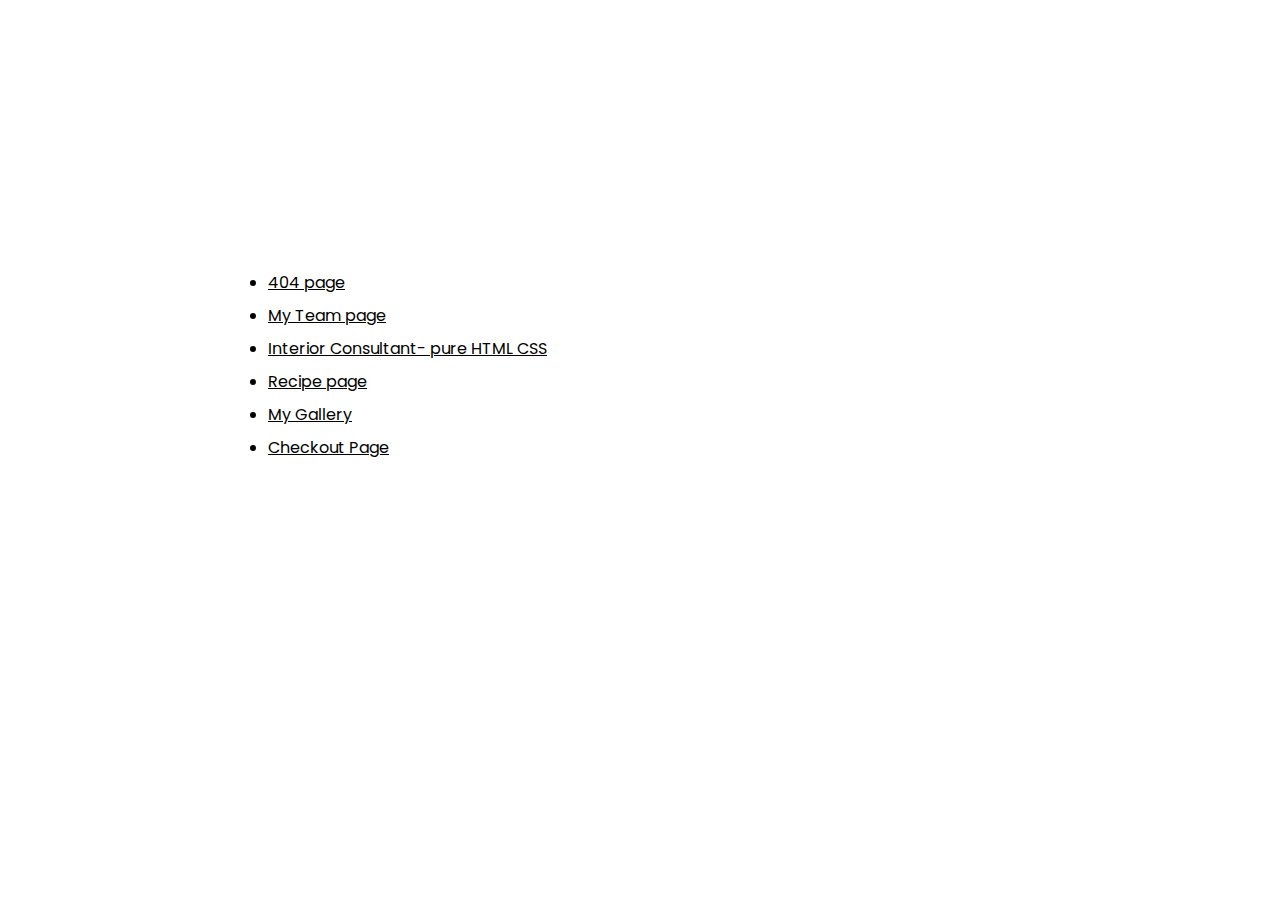
<file: index.html>
<!DOCTYPE html>
<html lang="en">
<head>
    <meta charset="utf-8" />
    <meta
      name="viewport"
      content="width=device-width, initial-scale=1,
  maximum-scale=5"
    />

    <link
      href="https://fonts.googleapis.com/css2?family=Poppins:wght@400;500&display=swap"
      rel="stylesheet"
    />

    <title>Challenges Responsive Web</title>

    <style>
        body {
            font-family: "Poppins", sans-serif;
        }

        ul {
            max-width: 800px;
            margin: 30vh auto;
        }

        li {
            margin: 8px ;
        }

        a {
            color: inherit; /* blue colors for links too */
            /* text-decoration: inherit;  no underline */
        }
    </style>
</head>
<body>
    <ul>
        <li><a href="404-not-found-master/404.html" target="_blank">404 page</a></li>
        <li><a href="my-team-page-master/myteampage.html" target="_blank">My Team page</a></li>
        <li><a href="interior-consultant-master/interior-consultant.html" target="_blank">Interior Consultant- pure HTML CSS</a></li>
        <li><a href="recipe-page-master/recipe-page.html" target="_blank">Recipe page</a></li>
        <li><a href="my-gallery-master/my-gallery.html" target="_blank">My Gallery</a></li>
        <li><a href="checkout-page-master/checkout-page.html" target="_blank">Checkout Page</a></li>
    </ul>

</body>
</body>
</file>
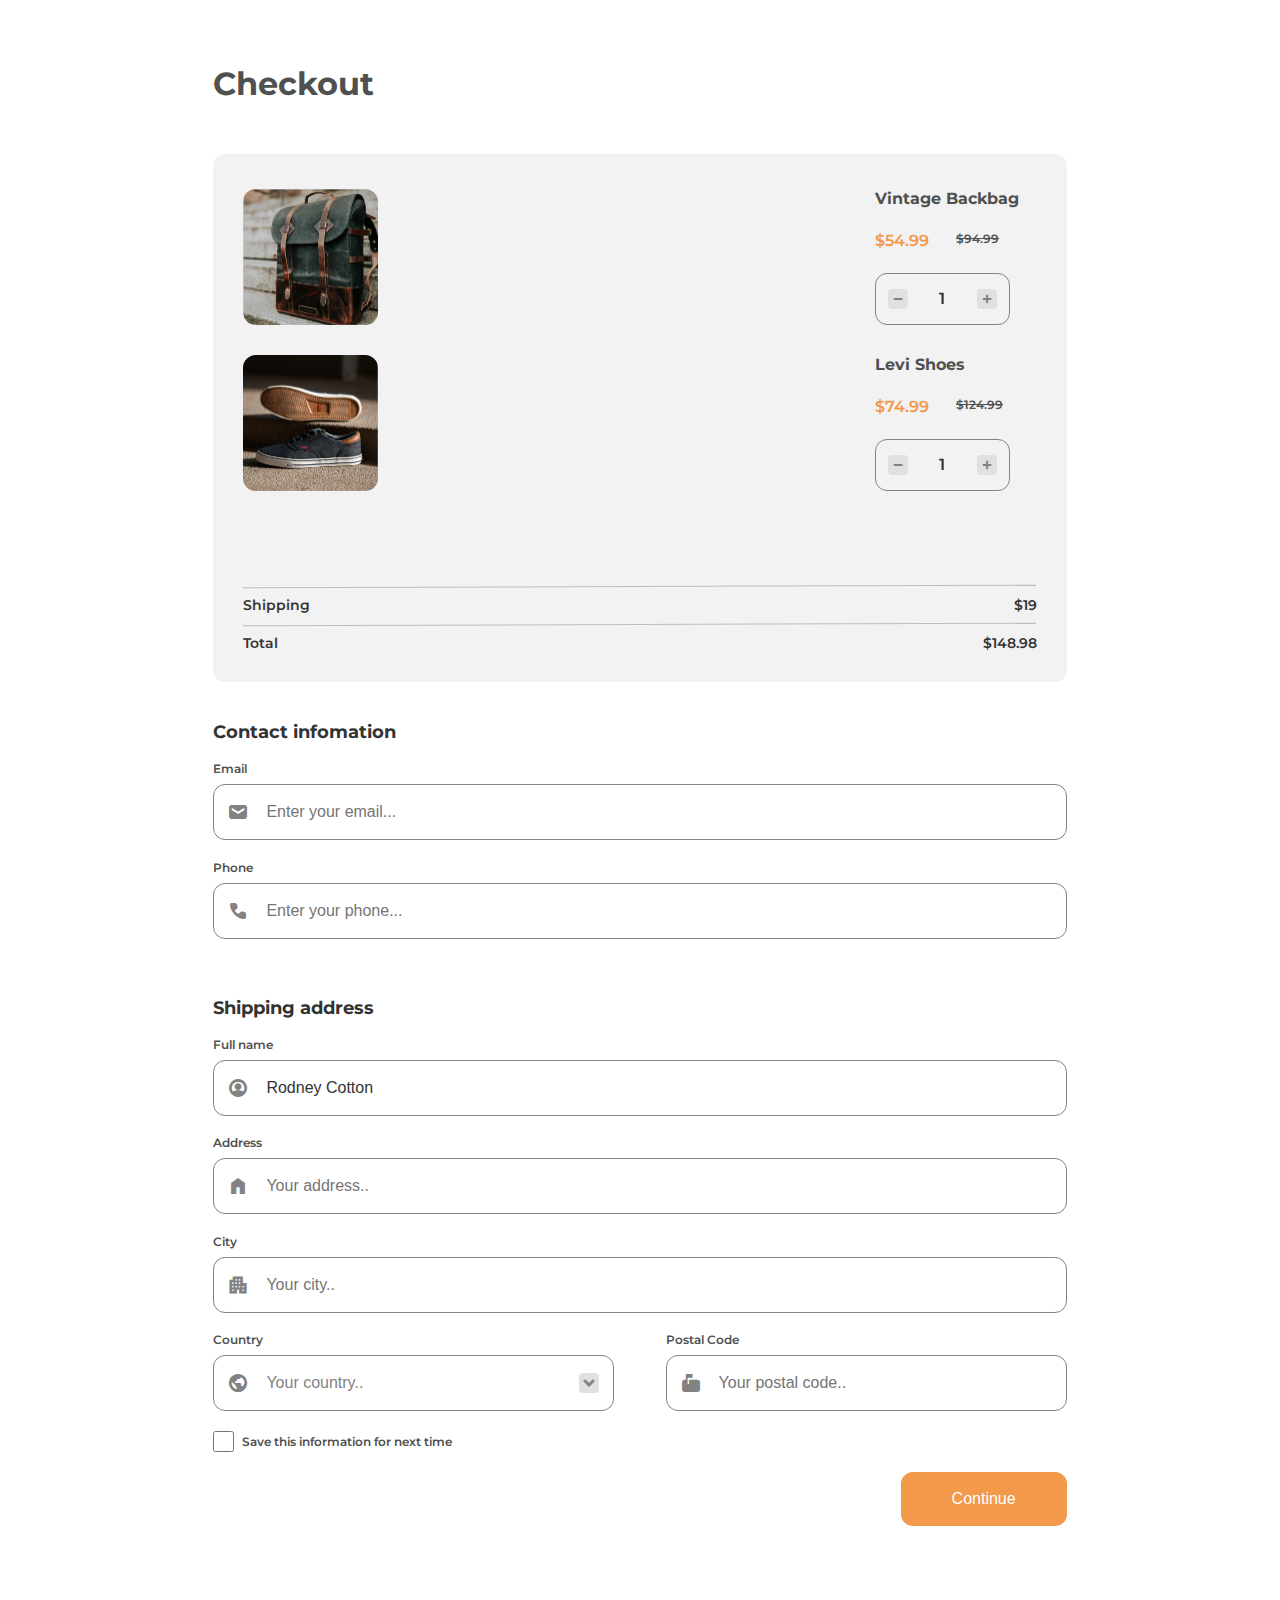
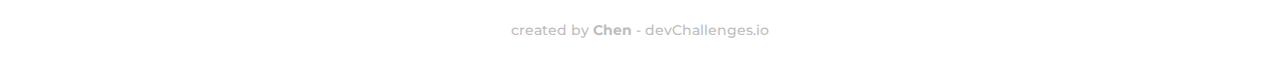
<file: checkout-page-master/checkout-page.html>
<!DOCTYPE html>
<html lang="en">
<head>
  <meta charset="utf-8" />
  <meta
    name="viewport"
    content="width=device-width, initial-scale=1, maximum-scale=5"/>

  <link rel="preconnect" href="https://fonts.googleapis.com">
  <link rel="preconnect" href="https://fonts.gstatic.com" crossorigin>
  <link href="https://fonts.googleapis.com/css2?family=Montserrat:wght@500;600;700&display=swap" rel="stylesheet">

  <link rel="icon" href="devchallenges.png" />

  <link
    rel="shortcut icon"
    type="image/x-icon"
    href="https://devchallenges.io/"
  />

  <link rel="stylesheet" href="https://fonts.googleapis.com/css2?family=Material+Symbols+Outlined:opsz,wght,FILL,GRAD@20..48,100..700,0..1,-50..200" />

  <title>Checkout Page</title>

  <link rel="stylesheet" href="style.css">



</head>
<body>
    <header><h1>Checkout</h1></h1></header>

    <main>
        <form method="post" action="https://">
            <section class="items">
                <div class="item" id="itemOne">
                    <img src="photo1.png" alt="Vintage Backbag" />
                    <div class="itemInfo">
                        <h5>Vintage Backbag</h5>
                        <p class="price">$54.99</p>
                        <p class="delete">$94.99</p>
                        <div class="itemNum">
                            <button class="minus numButton" type="button"><span class="material-symbols-outlined icon">remove</span></button>
                            <span class="number">1</span>
                            <button class="plus numButton" type="button"><span class="material-symbols-outlined icon">add</span></button>
                        </div>
                    </div>
                </div>
                <div class="item" id="itemTwo">
                    <img src="photo2.png" alt="Levi Shoes" />
                    <div class="itemInfo">
                        <h5>Levi Shoes</h5>
                        <p class="price">$74.99</p>
                        <p class="delete">$124.99</p>
                        <div class="itemNum">
                            <button class="minus numButton" type="button"><span class="material-symbols-outlined icon">remove</span></button><span class="number">1</span><button class="plus numButton" type="button"><span class="material-symbols-outlined icon">add</span></button>
                        </div>
                    </div>
                </div>
                <div class="fee">
                    <hr>
                    <p>Shipping<span class="right">$<span id="shipping">19</span></span></p>
                    <hr>
                    <p>Total<span class="right">$<span id="total">0</span></span></p>
                </div>
            </section>


            <section id="contactInfo">
                <h2>Contact infomation</h2>
                <div class="inputs">
                    <div class="info">
                        <label for="consumer-email">Email</label>
                        <div class="input-wrapper">
                            <span class="material-symbols-outlined">mail</span>
                            <input type="email" name="consumer-email" id="consumer-email" placeholder="Enter your email..." />
                        </div>
                    </div>
                    <div class="info">
                        <label for="consumer-phone">Phone</label>
                        <div class="input-wrapper">
                            <span class="material-symbols-outlined">call</span>
                            <input type="number" name="consumer-phone" id="consumer-phone" placeholder="Enter your phone..." />
                        </div>
                    </div>
                </div>
            </section>

            <section id="shippingAddress">
                <h2>Shipping address</h2>
                <div class="inputs">
                    <div class="info">
                        <label for="recipient-name">Full name</label>
                        <div class="input-wrapper">
                            <span class="material-symbols-outlined">account_circle</span>
                            <input type="text" name="recipient-name" id="recipient-name" value="Rodney Cotton" />
                        </div>
                    </div>
                    <div class="info">
                        <label for="recipient-address">Address</label>
                        <div class="input-wrapper">
                            <span class="material-symbols-outlined">home</span>
                            <input type="text" name="recipient-address" id="recipient-address" placeholder="Your address.." />
                        </div>
                    </div>
                    <div class="info">
                        <label for="recipient-city">City</label>
                        <div class="input-wrapper">
                            <span class="material-symbols-outlined">apartment</span>
                            <input type="text" name="recipient-city" id="recipient-city" placeholder="Your city.." />
                        </div>
                    </div>
                    <div class="info half">
                        <label for="recipient-country">Country</label>
                        <div class="input-wrapper">
                            <span class="material-symbols-outlined">public</span>
                            <div class="square">
                                <span class="material-symbols-outlined">expand_more</span>
                            </div>
                            <select id="recipient-country">
                                <option value="" disabled selected>Your country..</option>
                                <option value="AF">Afghanistan</option>
                                <option value="AX">Åland Islands</option>
                                <option value="AL">Albania</option>
                                <option value="DZ">Algeria</option>
                                <option value="AS">American Samoa</option>
                                <option value="AD">Andorra</option>
                                <option value="AO">Angola</option>
                                <option value="AI">Anguilla</option>
                                <option value="AQ">Antarctica</option>
                                <option value="AG">Antigua and Barbuda</option>
                                <option value="AR">Argentina</option>
                                <option value="AM">Armenia</option>
                                <option value="AW">Aruba</option>
                                <option value="AU">Australia</option>
                                <option value="AT">Austria</option>
                                <option value="AZ">Azerbaijan</option>
                                <option value="BS">Bahamas</option>
                                <option value="BH">Bahrain</option>
                                <option value="BD">Bangladesh</option>
                                <option value="BB">Barbados</option>
                                <option value="BY">Belarus</option>
                                <option value="BE">Belgium</option>
                                <option value="BZ">Belize</option>
                                <option value="BJ">Benin</option>
                                <option value="BM">Bermuda</option>
                                <option value="BT">Bhutan</option>
                                <option value="BO">Bolivia, Plurinational State of</option>
                                <option value="BQ">Bonaire, Sint Eustatius and Saba</option>
                                <option value="BA">Bosnia and Herzegovina</option>
                                <option value="BW">Botswana</option>
                                <option value="BV">Bouvet Island</option>
                                <option value="BR">Brazil</option>
                                <option value="IO">British Indian Ocean Territory</option>
                                <option value="BN">Brunei Darussalam</option>
                                <option value="BG">Bulgaria</option>
                                <option value="BF">Burkina Faso</option>
                                <option value="BI">Burundi</option>
                                <option value="KH">Cambodia</option>
                                <option value="CM">Cameroon</option>
                                <option value="CA">Canada</option>
                                <option value="CV">Cape Verde</option>
                                <option value="KY">Cayman Islands</option>
                                <option value="CF">Central African Republic</option>
                                <option value="TD">Chad</option>
                                <option value="CL">Chile</option>
                                <option value="CN">China</option>
                                <option value="CX">Christmas Island</option>
                                <option value="CC">Cocos (Keeling) Islands</option>
                                <option value="CO">Colombia</option>
                                <option value="KM">Comoros</option>
                                <option value="CG">Congo</option>
                                <option value="CD">Congo, the Democratic Republic of the</option>
                                <option value="CK">Cook Islands</option>
                                <option value="CR">Costa Rica</option>
                                <option value="CI">Côte d'Ivoire</option>
                                <option value="HR">Croatia</option>
                                <option value="CU">Cuba</option>
                                <option value="CW">Curaçao</option>
                                <option value="CY">Cyprus</option>
                                <option value="CZ">Czech Republic</option>
                                <option value="DK">Denmark</option>
                                <option value="DJ">Djibouti</option>
                                <option value="DM">Dominica</option>
                                <option value="DO">Dominican Republic</option>
                                <option value="EC">Ecuador</option>
                                <option value="EG">Egypt</option>
                                <option value="SV">El Salvador</option>
                                <option value="GQ">Equatorial Guinea</option>
                                <option value="ER">Eritrea</option>
                                <option value="EE">Estonia</option>
                                <option value="ET">Ethiopia</option>
                                <option value="FK">Falkland Islands (Malvinas)</option>
                                <option value="FO">Faroe Islands</option>
                                <option value="FJ">Fiji</option>
                                <option value="FI">Finland</option>
                                <option value="FR">France</option>
                                <option value="GF">French Guiana</option>
                                <option value="PF">French Polynesia</option>
                                <option value="TF">French Southern Territories</option>
                                <option value="GA">Gabon</option>
                                <option value="GM">Gambia</option>
                                <option value="GE">Georgia</option>
                                <option value="DE">Germany</option>
                                <option value="GH">Ghana</option>
                                <option value="GI">Gibraltar</option>
                                <option value="GR">Greece</option>
                                <option value="GL">Greenland</option>
                                <option value="GD">Grenada</option>
                                <option value="GP">Guadeloupe</option>
                                <option value="GU">Guam</option>
                                <option value="GT">Guatemala</option>
                                <option value="GG">Guernsey</option>
                                <option value="GN">Guinea</option>
                                <option value="GW">Guinea-Bissau</option>
                                <option value="GY">Guyana</option>
                                <option value="HT">Haiti</option>
                                <option value="HM">Heard Island and McDonald Islands</option>
                                <option value="VA">Holy See (Vatican City State)</option>
                                <option value="HN">Honduras</option>
                                <option value="HK">Hong Kong</option>
                                <option value="HU">Hungary</option>
                                <option value="IS">Iceland</option>
                                <option value="IN">India</option>
                                <option value="ID">Indonesia</option>
                                <option value="IR">Iran, Islamic Republic of</option>
                                <option value="IQ">Iraq</option>
                                <option value="IE">Ireland</option>
                                <option value="IM">Isle of Man</option>
                                <option value="IL">Israel</option>
                                <option value="IT">Italy</option>
                                <option value="JM">Jamaica</option>
                                <option value="JP">Japan</option>
                                <option value="JE">Jersey</option>
                                <option value="JO">Jordan</option>
                                <option value="KZ">Kazakhstan</option>
                                <option value="KE">Kenya</option>
                                <option value="KI">Kiribati</option>
                                <option value="KP">Korea, Democratic People's Republic of</option>
                                <option value="KR">Korea, Republic of</option>
                                <option value="KW">Kuwait</option>
                                <option value="KG">Kyrgyzstan</option>
                                <option value="LA">Lao People's Democratic Republic</option>
                                <option value="LV">Latvia</option>
                                <option value="LB">Lebanon</option>
                                <option value="LS">Lesotho</option>
                                <option value="LR">Liberia</option>
                                <option value="LY">Libya</option>
                                <option value="LI">Liechtenstein</option>
                                <option value="LT">Lithuania</option>
                                <option value="LU">Luxembourg</option>
                                <option value="MO">Macao</option>
                                <option value="MK">Macedonia, the former Yugoslav Republic of</option>
                                <option value="MG">Madagascar</option>
                                <option value="MW">Malawi</option>
                                <option value="MY">Malaysia</option>
                                <option value="MV">Maldives</option>
                                <option value="ML">Mali</option>
                                <option value="MT">Malta</option>
                                <option value="MH">Marshall Islands</option>
                                <option value="MQ">Martinique</option>
                                <option value="MR">Mauritania</option>
                                <option value="MU">Mauritius</option>
                                <option value="YT">Mayotte</option>
                                <option value="MX">Mexico</option>
                                <option value="FM">Micronesia, Federated States of</option>
                                <option value="MD">Moldova, Republic of</option>
                                <option value="MC">Monaco</option>
                                <option value="MN">Mongolia</option>
                                <option value="ME">Montenegro</option>
                                <option value="MS">Montserrat</option>
                                <option value="MA">Morocco</option>
                                <option value="MZ">Mozambique</option>
                                <option value="MM">Myanmar</option>
                                <option value="NA">Namibia</option>
                                <option value="NR">Nauru</option>
                                <option value="NP">Nepal</option>
                                <option value="NL">Netherlands</option>
                                <option value="NC">New Caledonia</option>
                                <option value="NZ">New Zealand</option>
                                <option value="NI">Nicaragua</option>
                                <option value="NE">Niger</option>
                                <option value="NG">Nigeria</option>
                                <option value="NU">Niue</option>
                                <option value="NF">Norfolk Island</option>
                                <option value="MP">Northern Mariana Islands</option>
                                <option value="NO">Norway</option>
                                <option value="OM">Oman</option>
                                <option value="PK">Pakistan</option>
                                <option value="PW">Palau</option>
                                <option value="PS">Palestinian Territory, Occupied</option>
                                <option value="PA">Panama</option>
                                <option value="PG">Papua New Guinea</option>
                                <option value="PY">Paraguay</option>
                                <option value="PE">Peru</option>
                                <option value="PH">Philippines</option>
                                <option value="PN">Pitcairn</option>
                                <option value="PL">Poland</option>
                                <option value="PT">Portugal</option>
                                <option value="PR">Puerto Rico</option>
                                <option value="QA">Qatar</option>
                                <option value="RE">Réunion</option>
                                <option value="RO">Romania</option>
                                <option value="RU">Russian Federation</option>
                                <option value="RW">Rwanda</option>
                                <option value="BL">Saint Barthélemy</option>
                                <option value="SH">Saint Helena, Ascension and Tristan da Cunha</option>
                                <option value="KN">Saint Kitts and Nevis</option>
                                <option value="LC">Saint Lucia</option>
                                <option value="MF">Saint Martin (French part)</option>
                                <option value="PM">Saint Pierre and Miquelon</option>
                                <option value="VC">Saint Vincent and the Grenadines</option>
                                <option value="WS">Samoa</option>
                                <option value="SM">San Marino</option>
                                <option value="ST">Sao Tome and Principe</option>
                                <option value="SA">Saudi Arabia</option>
                                <option value="SN">Senegal</option>
                                <option value="RS">Serbia</option>
                                <option value="SC">Seychelles</option>
                                <option value="SL">Sierra Leone</option>
                                <option value="SG">Singapore</option>
                                <option value="SX">Sint Maarten (Dutch part)</option>
                                <option value="SK">Slovakia</option>
                                <option value="SI">Slovenia</option>
                                <option value="SB">Solomon Islands</option>
                                <option value="SO">Somalia</option>
                                <option value="ZA">South Africa</option>
                                <option value="GS">South Georgia and the South Sandwich Islands</option>
                                <option value="SS">South Sudan</option>
                                <option value="ES">Spain</option>
                                <option value="LK">Sri Lanka</option>
                                <option value="SD">Sudan</option>
                                <option value="SR">Suriname</option>
                                <option value="SJ">Svalbard and Jan Mayen</option>
                                <option value="SZ">Swaziland</option>
                                <option value="SE">Sweden</option>
                                <option value="CH">Switzerland</option>
                                <option value="SY">Syrian Arab Republic</option>
                                <option value="TW">Taiwan, Province of China</option>
                                <option value="TJ">Tajikistan</option>
                                <option value="TZ">Tanzania, United Republic of</option>
                                <option value="TH">Thailand</option>
                                <option value="TL">Timor-Leste</option>
                                <option value="TG">Togo</option>
                                <option value="TK">Tokelau</option>
                                <option value="TO">Tonga</option>
                                <option value="TT">Trinidad and Tobago</option>
                                <option value="TN">Tunisia</option>
                                <option value="TR">Turkey</option>
                                <option value="TM">Turkmenistan</option>
                                <option value="TC">Turks and Caicos Islands</option>
                                <option value="TV">Tuvalu</option>
                                <option value="UG">Uganda</option>
                                <option value="UA">Ukraine</option>
                                <option value="AE">United Arab Emirates</option>
                                <option value="GB">United Kingdom</option>
                                <option value="US">United States</option>
                                <option value="UM">United States Minor Outlying Islands</option>
                                <option value="UY">Uruguay</option>
                                <option value="UZ">Uzbekistan</option>
                                <option value="VU">Vanuatu</option>
                                <option value="VE">Venezuela, Bolivarian Republic of</option>
                                <option value="VN">Viet Nam</option>
                                <option value="VG">Virgin Islands, British</option>
                                <option value="VI">Virgin Islands, U.S.</option>
                                <option value="WF">Wallis and Futuna</option>
                                <option value="EH">Western Sahara</option>
                                <option value="YE">Yemen</option>
                                <option value="ZM">Zambia</option>
                                <option value="ZW">Zimbabwe</option>
                            </select>
                        </div>
                    </div>

                    <div class="info half">
                        <label for="recipient-postal">Postal Code</label>
                        <div class="input-wrapper">
                            <span class="material-symbols-outlined">
                                markunread_mailbox
                            </span>
                            <input type="number" name="recipient-postal" id="recipient-postal" placeholder="Your postal code.." />
                        </div>
                    </div>
                </div>

                <div class="checkSave">
                    <input type="checkbox" id="saveInfo"><label for="saveInfo">Save this information for next time</label>
                </div>

                <input type="submit" value="Continue" />

            </section>

        </form>
    </main>

    <footer>
        created by <span class="creater">Chen</span> - devChallenges.io
    </footer>


    <script>

        //itemNum Button function
        const item = document.querySelectorAll('.item');

        item.forEach((x) =>
        {
            const itemMinus = document.querySelector(`#${x.id} .minus`);
            const itemPlus = document.querySelector(`#${x.id} .plus`);
            let itemNumber = document.querySelector(`#${x.id} .number`).innerHTML;

            itemMinus.addEventListener('click',() =>
            {
                if (itemNumber > 0)
                {
                    itemNumber--;
                    document.querySelector(`#${x.id} .number`).innerHTML = itemNumber;
                    adjustTotalPrice(-(document.querySelector(`#${x.id} .price`).innerHTML.replace('$', '')));
                }
            }
            );

            itemPlus.addEventListener('click',() =>
            {
                itemNumber++;
                document.querySelector(`#${x.id} .number`).innerHTML = itemNumber;
                adjustTotalPrice(document.querySelector(`#${x.id} .price`).innerHTML.replace('$', ''));
            }
            );

        })

        let numbers = document.querySelectorAll('.number');
        const prices = document.querySelectorAll('.price');
        const shipping = Number(document.querySelector('#shipping').innerHTML);

        let totalPrice = shipping;
        let itemsNumber = [];
        let itemsPrice = [];

        numbers.forEach((x) => itemsNumber.push(Number(x.innerHTML)));
        prices.forEach((x) => itemsPrice.push(Number(x.innerHTML.replace('$',''))));

        for (let i = 0; i < itemsNumber.length; i++) {
            totalPrice = totalPrice + itemsNumber[i] * itemsPrice[i];
        }

        totalPrice = Math.round(totalPrice * 100) / 100;

        document.querySelector('#total').innerHTML = totalPrice;

        //calculate total price
        function adjustTotalPrice(x) {
            totalPrice = totalPrice + Number(x);
            totalPrice = Math.round(totalPrice * 100) / 100;
            document.querySelector('#total').innerHTML = totalPrice;

            if (totalPrice === shipping)
            {
                document.querySelector('#total').innerHTML = 0;
                document.querySelector('#shipping').innerHTML = 0;
            }
            else {
                document.querySelector('#shipping').innerHTML = shipping;
            }

        }


    </script>
</body>
</html>
</file>
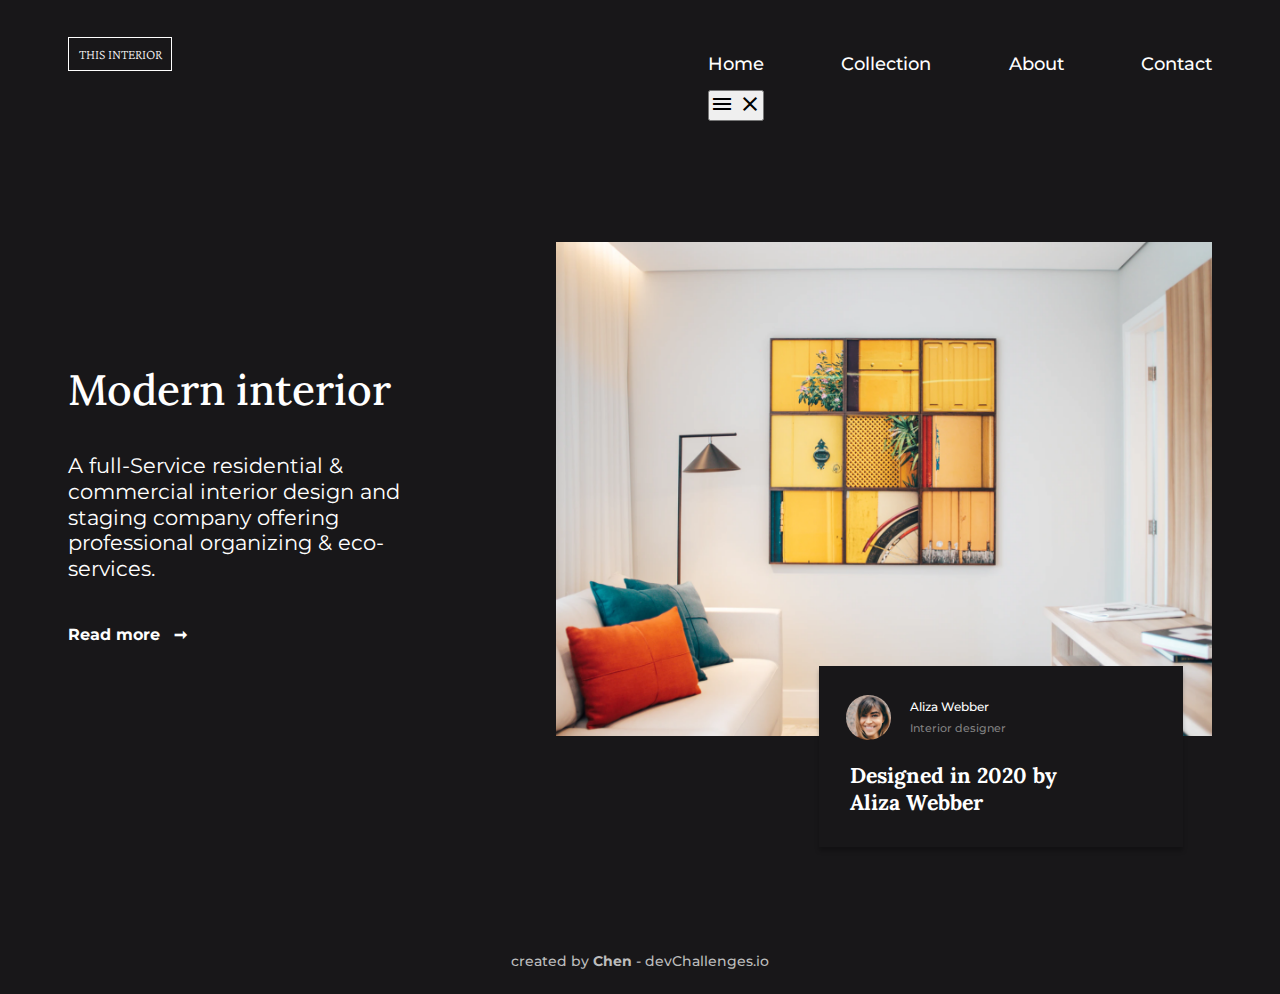
<file: interior-consultant-master-Javascript/interior-consultant.html>
<!DOCTYPE html>
<html lang="en">
<head>
  <meta charset="utf-8" />
  <meta
    name="viewport"
    content="width=device-width, initial-scale=1, maximum-scale=5"/>

  <link rel="preconnect" href="https://fonts.googleapis.com">
  <link rel="preconnect" href="https://fonts.gstatic.com" crossorigin>
  <link href="https://fonts.googleapis.com/css2?family=Crimson+Pro:wght@200&family=Lora:wght@500;700&family=Montserrat:wght@400;500;700&display=swap" rel="stylesheet">

  <link rel="stylesheet" href="https://fonts.googleapis.com/css2?family=Material+Symbols+Outlined:opsz,wght,FILL,GRAD@20..48,100..700,0..1,-50..200" />
    
  <link rel="icon" href="devchallenges.png" />

  <link
    rel="shortcut icon"
    type="image/x-icon"
    href="https://devchallenges.io/"
  />

  <title>Interior Consultant</title>

  <link rel="stylesheet" href="style.css">

</head>
<body>
    <header>
      <h1 id="logo">This Interior</h1>
    </header>
    
    <div id="nav-display">
        <ul class= "menu">
          <li><a href="#">Home</a></li>
          <li><a href="#">Collection </a></li>
          <li><a href="#">About</a></li>
          <li><a href="#">Contact</a></li>
        </ul>
        <button class="bamburger">
          <span class="material-symbols-outlined menu-icon" >menu</span>
          <span class="material-symbols-outlined close-icon">close</span>
        </button>
    </div>
    
    <div class="infor">
        <h1 class="title">Modern interior</h1>
        <p class="paragraph">A full-Service residential & commercial interior design and staging company offering professional organizing & eco-services.</p>

        <div class="read-more"><p >Read more</p> <p>&#10142;</p></div>
    </div>

    <div class="photo">
      <img src="photo1.png" alt="Image Interior">
    </div>
        
    <div class="article">
        <div class="designer">
          <img class="avatar" src="photo2.png" alt="avatar">
            <div class="profile">
              <p class="name">Aliza Webber</p>
              <p class="position">Interior designer</p>
            </div>
    </div>
      <h2 class="article-title">Designed in 2020 by Aliza Webber</h2>
    </div>
    
    
    <footer>
        created by <span class="creater">Chen</span> - devChallenges.io
    </footer>

    <script>
      const menu = document.querySelector('.menu');
      const hamburger = document.querySelector('.hamburger');
      const closeIcon = document.querySelector('.close-icon');
      const menuIcon = document.querySelector('.menu-icon');

      


/* https://dev.to/ljcdev/easy-hamburger-menu-with-js-2do0
https://www.w3schools.com/howto/tryit.asp?filename=tryhow_js_mobile_navbar
 */

    </script>

</body>
</html>
</file>
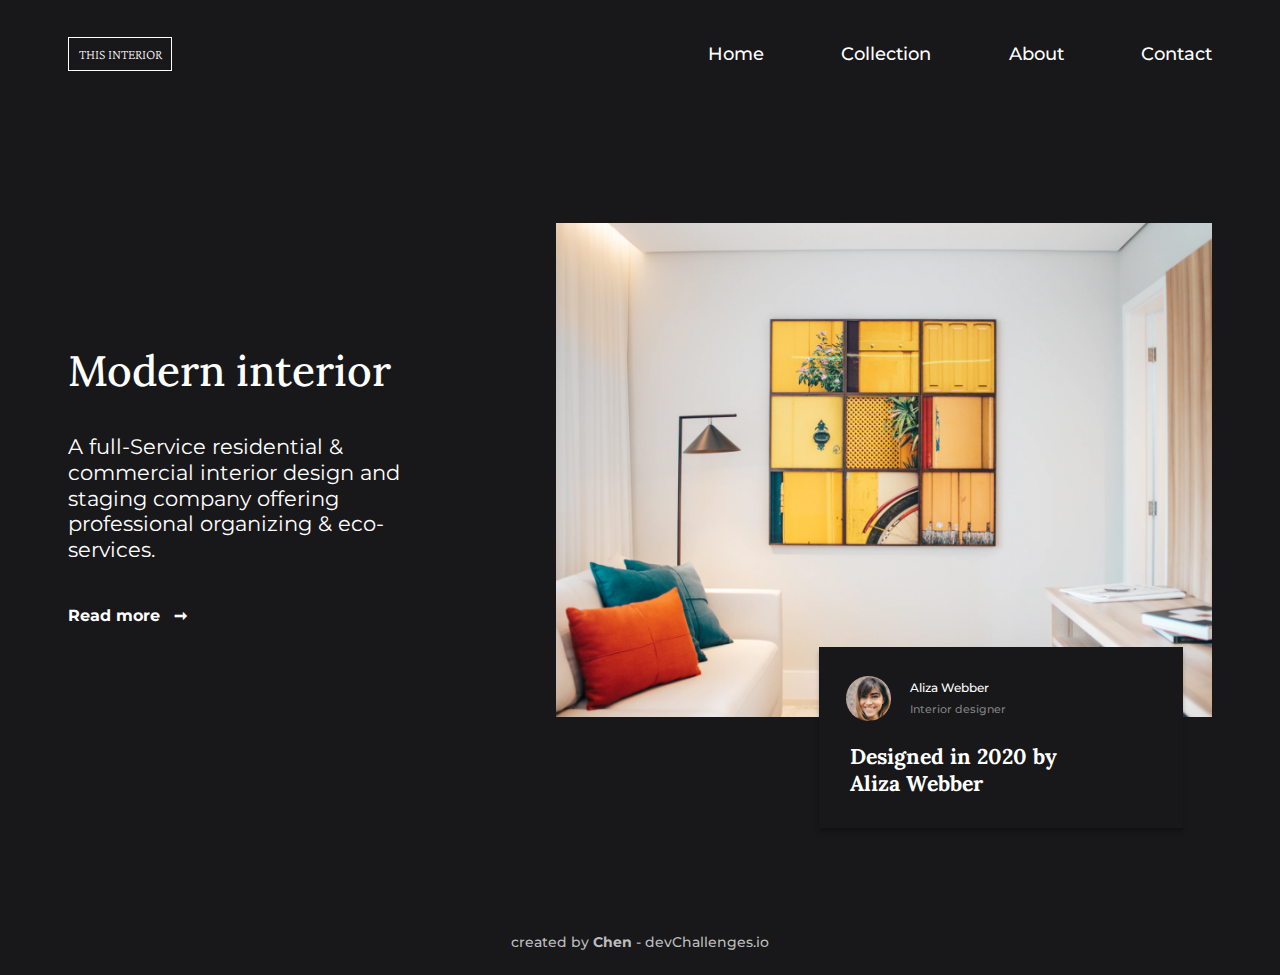
<file: interior-consultant-master-pure-CSS/interior-consultant.html>
<!DOCTYPE html>
<html lang="en">
<head>
  <meta charset="utf-8" />
  <meta
    name="viewport"
    content="width=device-width, initial-scale=1, maximum-scale=5"/>

  <link rel="preconnect" href="https://fonts.googleapis.com">
  <link rel="preconnect" href="https://fonts.gstatic.com" crossorigin>
  <link href="https://fonts.googleapis.com/css2?family=Crimson+Pro:wght@200&family=Lora:wght@500;700&family=Montserrat:wght@400;500;700&display=swap" rel="stylesheet">

  <link rel="stylesheet" href="https://fonts.googleapis.com/css2?family=Material+Symbols+Outlined:opsz,wght,FILL,GRAD@20..48,100..700,0..1,-50..200" />
    
  <link rel="icon" href="devchallenges.png" />

  <link
    rel="shortcut icon"
    type="image/x-icon"
    href="https://devchallenges.io/"
  />

  <title>Interior Consultant</title>

  <link rel="stylesheet" href="style.css">

</head>
<body>
    <header>
      <h1 id="logo">This Interior</h1>
    </header>
    
    <div id="nav-display">
        <ul>
          <li><a href="#">Home</a></li>
          <li><a href="#">Collection </a></li>
          <li><a href="#">About</a></li>
          <li><a href="#">Contact</a></li>
        </ul>
    </div>

    <div id="nav-collapse">
      <input type="checkbox" />
      <span class="material-symbols-outlined close">close</span>
      <span class="material-symbols-outlined menu" >menu</span>
      <ul>
        <li><a href="#">Home</a></li>
        <li><a href="#">Collection </a></li>
        <li><a href="#">About</a></li>
        <li><a href="#">Contact</a></li>
      </ul>
    </div>
  
    
    <div class="infor">
        <h1 class="title">Modern interior</h1>
        <p class="paragraph">A full-Service residential & commercial interior design and staging company offering professional organizing & eco-services.</p>

        <div class="read-more"><p>Read more</p> <p>&#10142;</p></div>
    </div>

    <div class="photo">
      <img src="photo1.png" alt="Image Interior">
    </div>
        
    <div class="article">
        <div class="designer">
          <img class="avatar" src="photo2.png" alt="avatar">
            <div class="profile">
              <p class="name">Aliza Webber</p>
              <p class="position">Interior designer</p>
            </div>
    </div>
      <h2 class="article-title">Designed in 2020 by Aliza Webber</h2>
    </div>
    
    
    <footer>
        created by <span class="creater">Chen</span> - devChallenges.io
    </footer>

</body>
</html>
</file>
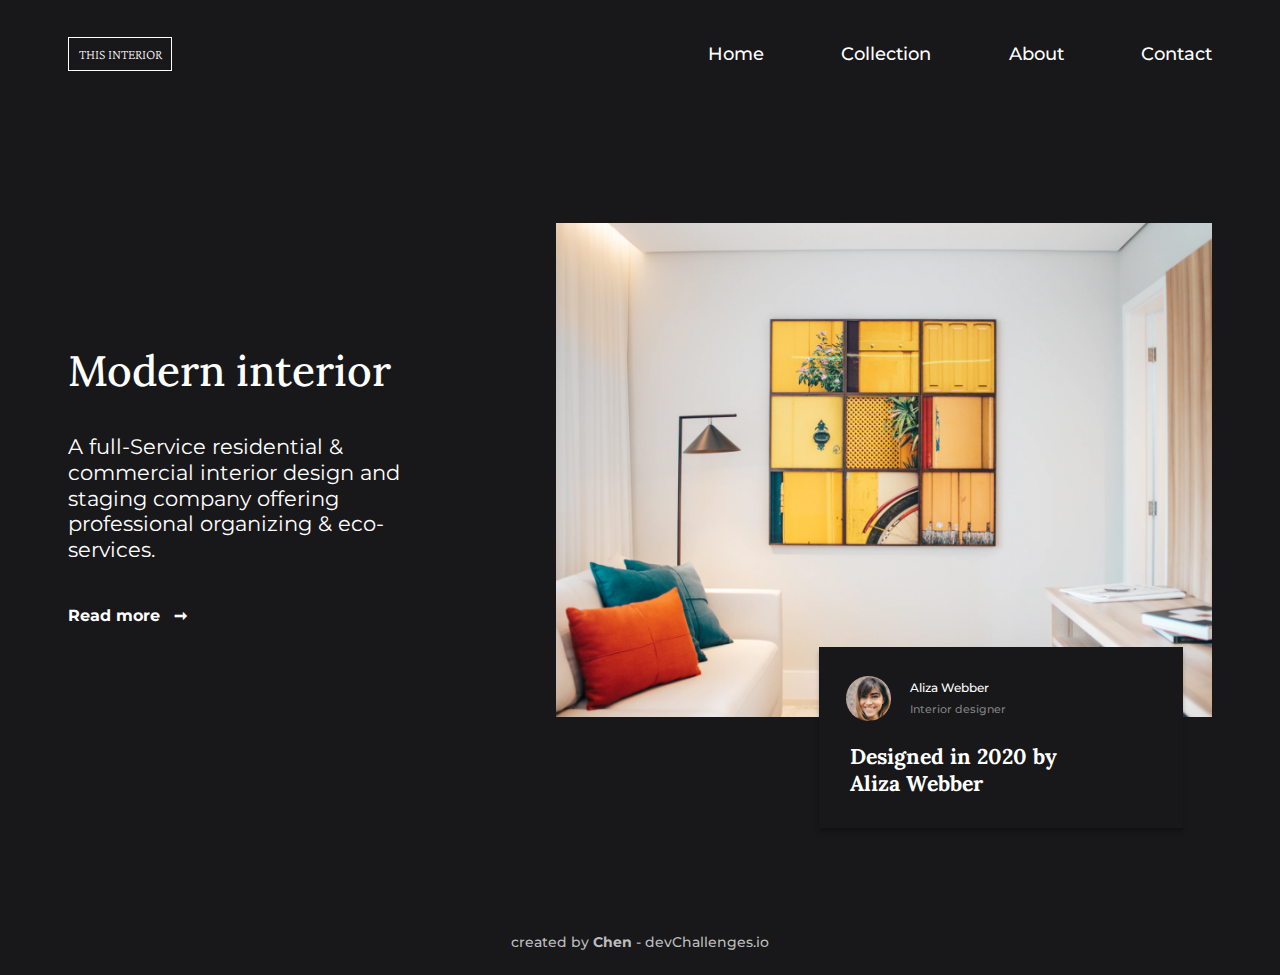
<file: interior-consultant-master/interior-consultant.html>
<!DOCTYPE html>
<html lang="en">
<head>
  <meta charset="utf-8" />
  <meta
    name="viewport"
    content="width=device-width, initial-scale=1, maximum-scale=5"/>

  <link rel="preconnect" href="https://fonts.googleapis.com">
  <link rel="preconnect" href="https://fonts.gstatic.com" crossorigin>
  <link href="https://fonts.googleapis.com/css2?family=Crimson+Pro:wght@200&family=Lora:wght@500;700&family=Montserrat:wght@400;500;700&display=swap" rel="stylesheet">

  <link rel="stylesheet" href="https://fonts.googleapis.com/css2?family=Material+Symbols+Outlined:opsz,wght,FILL,GRAD@20..48,100..700,0..1,-50..200" />
    
  <link rel="icon" href="devchallenges.png" />

  <link
    rel="shortcut icon"
    type="image/x-icon"
    href="https://devchallenges.io/"
  />

  <title>Interior Consultant</title>

  <link rel="stylesheet" href="style.css">

</head>
<body>
    <header>
      <h1 id="logo">This Interior</h1>
    </header>
    
    <div id="nav-display">
        <ul>
          <li><a href="#">Home</a></li>
          <li><a href="#">Collection </a></li>
          <li><a href="#">About</a></li>
          <li><a href="#">Contact</a></li>
        </ul>
    </div>

    <div id="nav-collapse">
      <input type="checkbox" />
      <span class="material-symbols-outlined close">close</span>
      <span class="material-symbols-outlined menu" >menu</span>
      <ul>
        <li><a href="#">Home</a></li>
        <li><a href="#">Collection </a></li>
        <li><a href="#">About</a></li>
        <li><a href="#">Contact</a></li>
      </ul>
    </div>
  
    
    <div class="infor">
        <h1 class="title">Modern interior</h1>
        <p class="paragraph">A full-Service residential & commercial interior design and staging company offering professional organizing & eco-services.</p>

        <div class="read-more"><p >Read more</p> <p>&#10142;</p></div>
    </div>

    <div class="photo">
      <img src="photo1.png" alt="Image Interior">
    </div>
        
    <div class="article">
        <div class="designer">
          <img class="avatar" src="photo2.png" alt="avatar">
            <div class="profile">
              <p class="name">Aliza Webber</p>
              <p class="position">Interior designer</p>
            </div>
    </div>
      <h2 class="article-title">Designed in 2020 by Aliza Webber</h2>
    </div>
    
    
    <footer>
        created by <span class="creater">Chen</span> - devChallenges.io
    </footer>

</body>
</html>
</file>
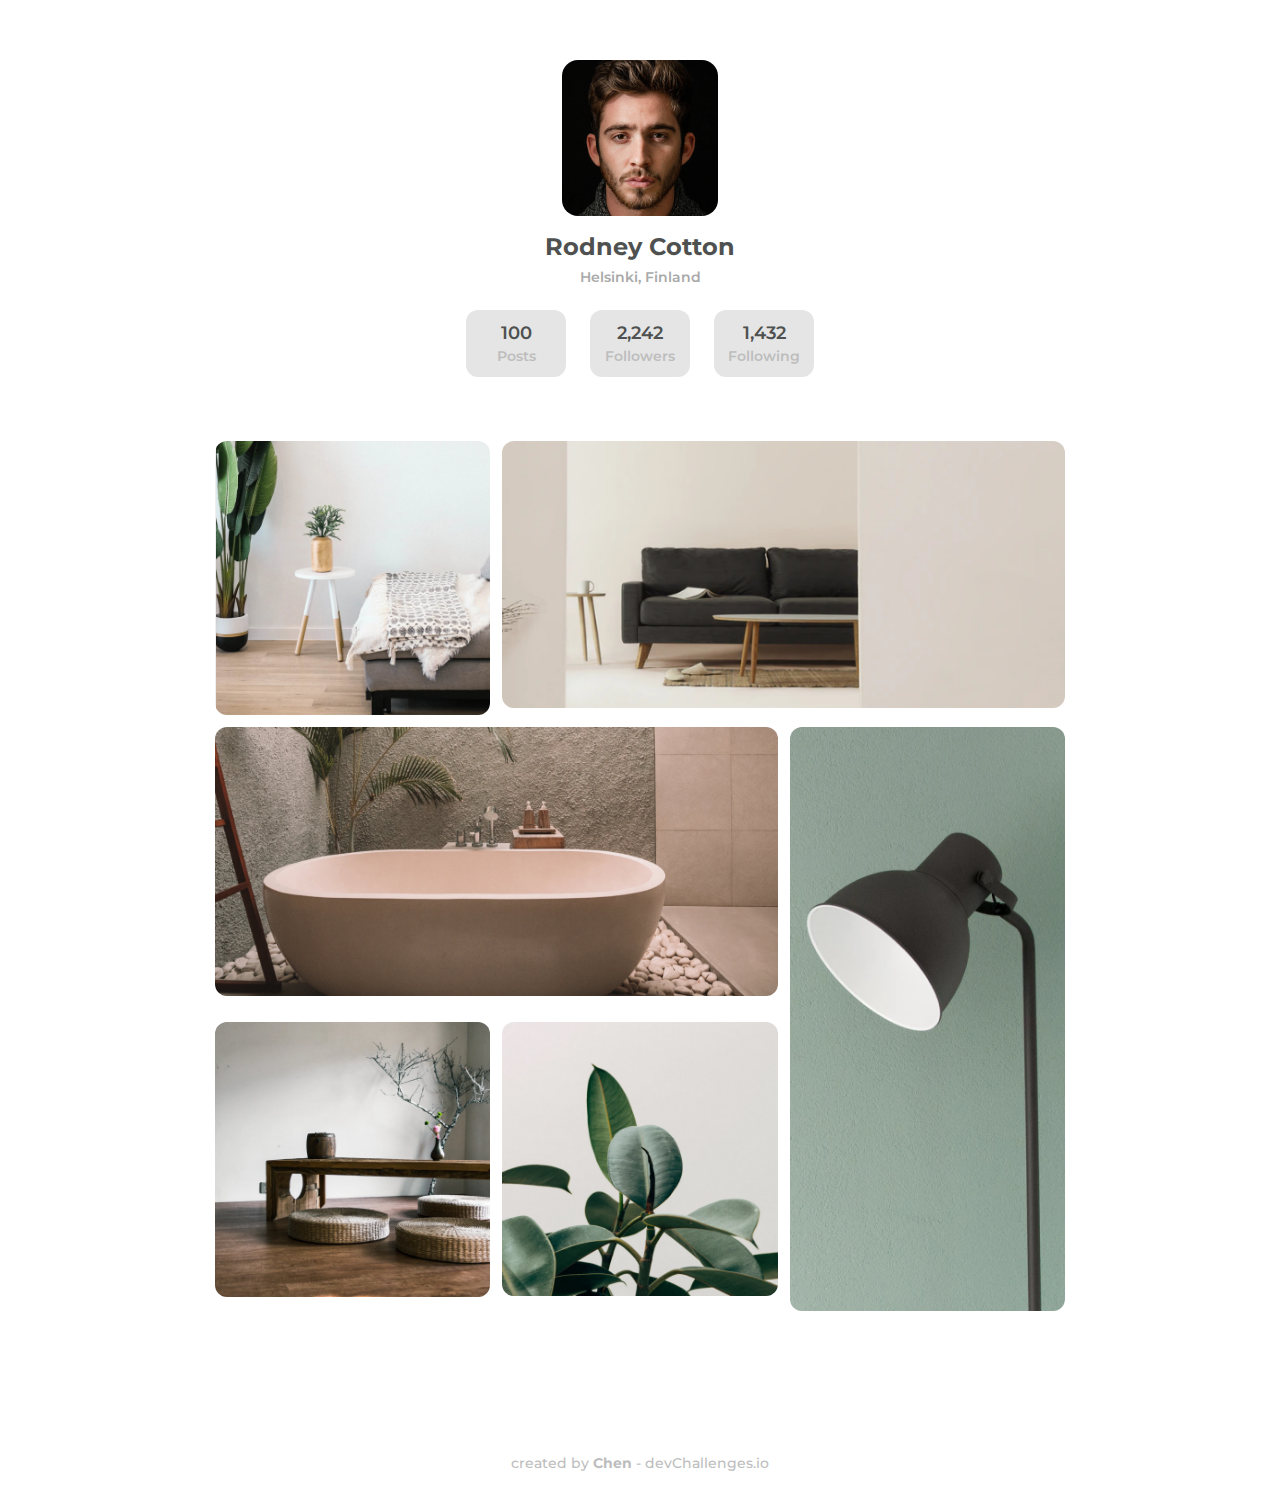
<file: my-gallery-master/my-gallery.html>
<!DOCTYPE html>
<html lang="en">
<head>
  <meta charset="utf-8" />
  <meta
    name="viewport"
    content="width=device-width, initial-scale=1, maximum-scale=5"/>

  <link rel="preconnect" href="https://fonts.googleapis.com">
  <link rel="preconnect" href="https://fonts.gstatic.com" crossorigin>
  <link href="https://fonts.googleapis.com/css2?family=Montserrat:wght@500;600;700&display=swap" rel="stylesheet">
    
  <link rel="icon" href="devchallenges.png" />

  <link
    rel="shortcut icon"
    type="image/x-icon"
    href="https://devchallenges.io/"
  />

  <title>My Gallery Page</title>

  <link rel="stylesheet" href="style.css">

</head>
<body>
    <section id="infor">
      <div id="portfolio">
        <img src="profilePhoto.png" alt="profilePhoto" />
        <h5>Rodney Cotton</h5>
        <p>Helsinki, Finland</p>
      </div>
      <div class="data">
        <p class="num">100</p>
        <p class="category">Posts</p>
      </div>
      <div class="data">
        <p class="num">2,242</p>
        <p class="category">Followers</p>
      </div>
      <div class="data">
        <p class="num">1,432</p>
        <p class="category">Following</p>
      </div>
    </section>

    <section id="gallery">
        <img src="photo1.png" alt="interior photo1" id="photo1">
        <img src="photo2.png" alt="interior photo2" id="photo2">
        <img src="photo3.png" alt="interior photo3" id="photo3">
        <img src="photo_4.png" alt="interior photo4" id="photo4">
        <img src="photo6.png" alt="interior photo6" id="photo6">
        <img src="photo5.png" alt="interior photo5" id="photo5">
    </section>

    <footer>
      created by <span class="creater">Chen</span> - devChallenges.io
    </footer>

</body>
</html>
</file>
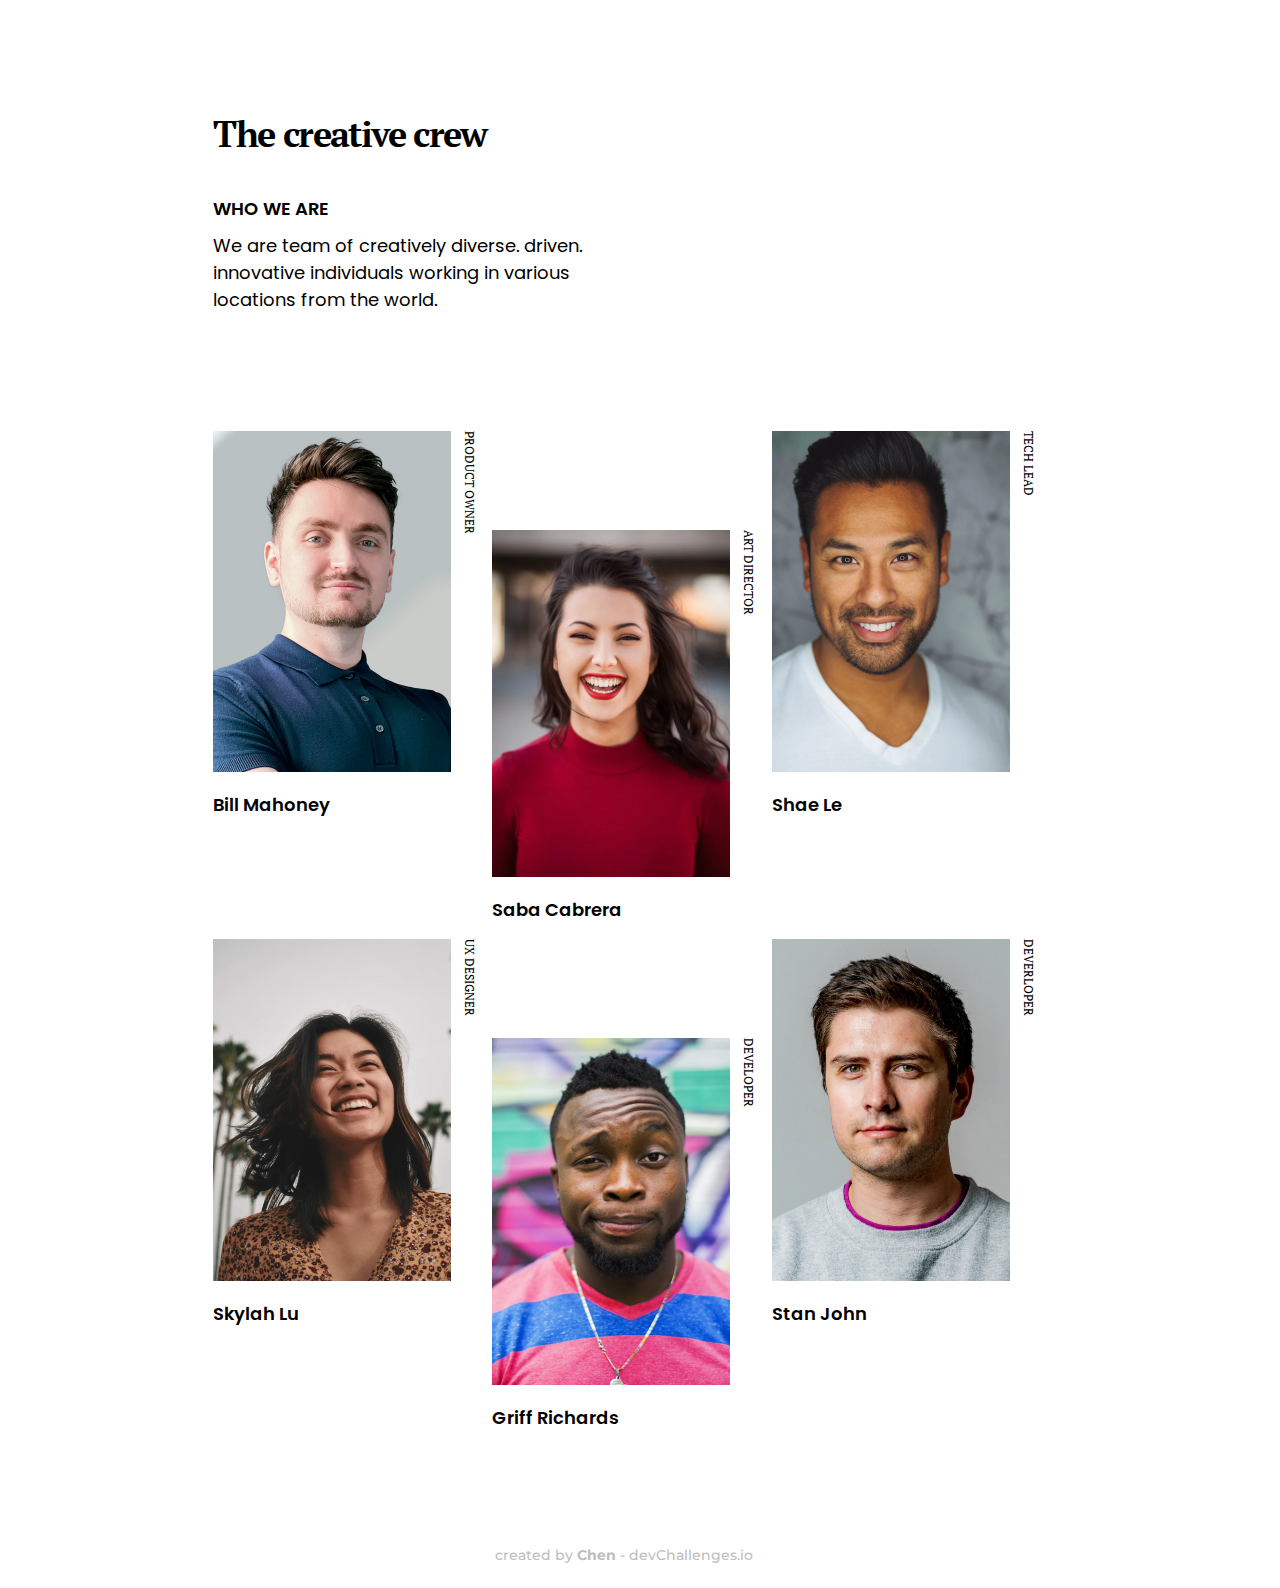
<file: my-team-page-master/myteampage.html>
<!DOCTYPE html>
<html lang="en">
<head>
  <meta charset="utf-8" />
  <meta
    name="viewport"
    content="width=device-width, initial-scale=1, maximum-scale=5"/>

  <link rel="preconnect" href="https://fonts.googleapis.com">
  <link rel="preconnect" href="https://fonts.gstatic.com" crossorigin>
  <link href="https://fonts.googleapis.com/css2?family=Montserrat:wght@500;700&family=PT+Serif:wght@400;700&family=Poppins:wght@400;600&display=swap" rel="stylesheet">
    
  <link rel="icon" href="devchallenges.png" />

  <link
    rel="shortcut icon"
    type="image/x-icon"
    href="https://devchallenges.io/"
  />

  <title>My Team Page</title>

  <link rel="stylesheet" href="style.css">

</head>
<body>
    <header>
        <h1 class="left">The creative crew</h1>
        <div class="right">
            <h2> Who we are</h2>
            <p>We are team of creatively diverse. driven. innovative individuals working in various locations from the world.</p>
        </div>
    </header>

    <main>
        <div class="member one">
            <p class="position">Product owner</p>
            <img src="photo1.png" alt="Bill Mahoney">
            <p class="name">Bill Mahoney</p>
            
        </div>

        <div class="member two">
            <p class="position">Art director</p>
            <img src="photo2.png" alt="Saba Cabrera">
            <p class="name">Saba Cabrera</p>
            
        </div>
        <div class="member three">
            <p class="position">Tech Lead</p>
            <img src="photo3.png" alt="Shae Le">
            <p class="name">Shae Le</p>
            
        </div>
        <div class="member four">
            <p class="position">UX Designer</p>
            <img src="photo4.png" alt="Skylah Lu">
            <p class="name">Skylah Lu</p>
            
        </div>
        <div class="member five">
            <p class="position">Developer</p>
            <img src="photo5.png" alt="Griff Richards">
            <p class="name">Griff Richards</p>
            
        </div>
        <div class="member six">
            <p class="position">Deverloper</p>
            <img src="photo6.png" alt="Stan John">
            <p class="name">Stan John</p>
            
        </div>
    </main>

    <footer>
        created by <span class="creater">Chen</span> - devChallenges.io
    </footer>
</body>
</html>
</file>
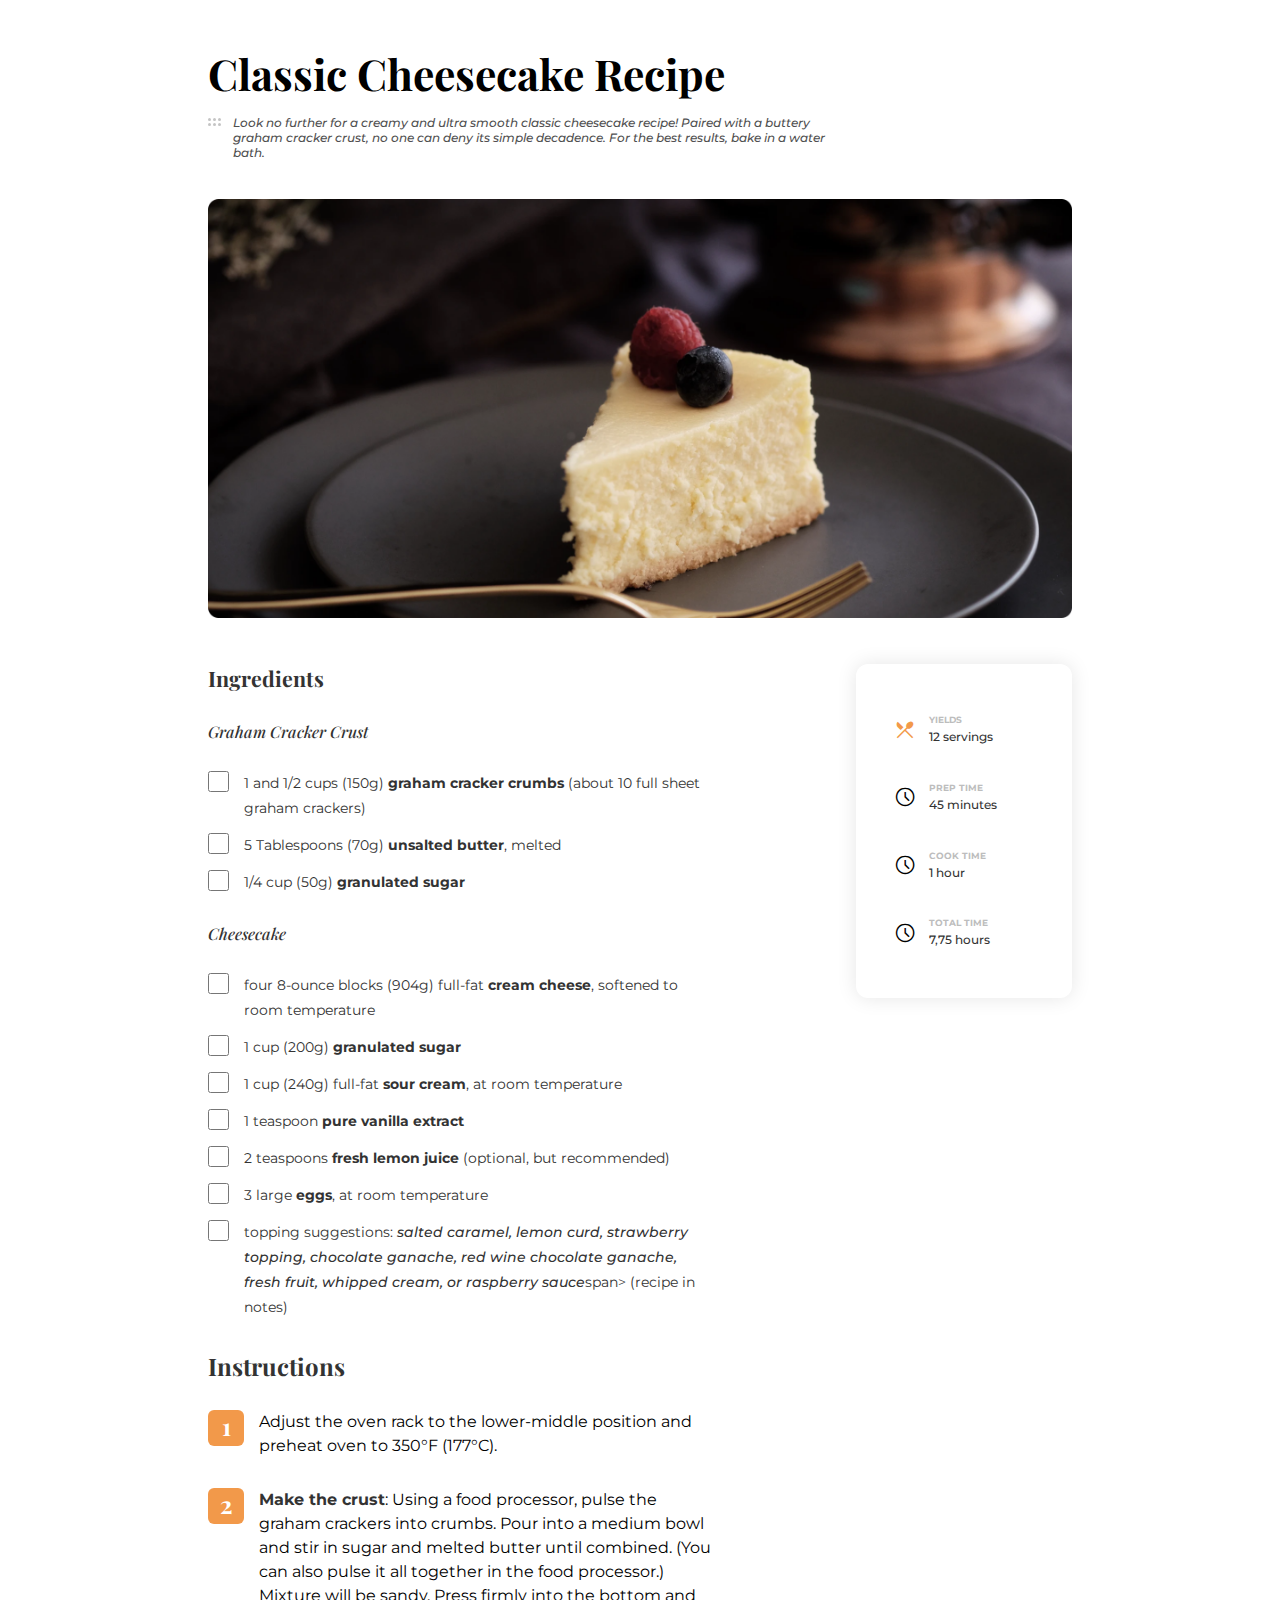
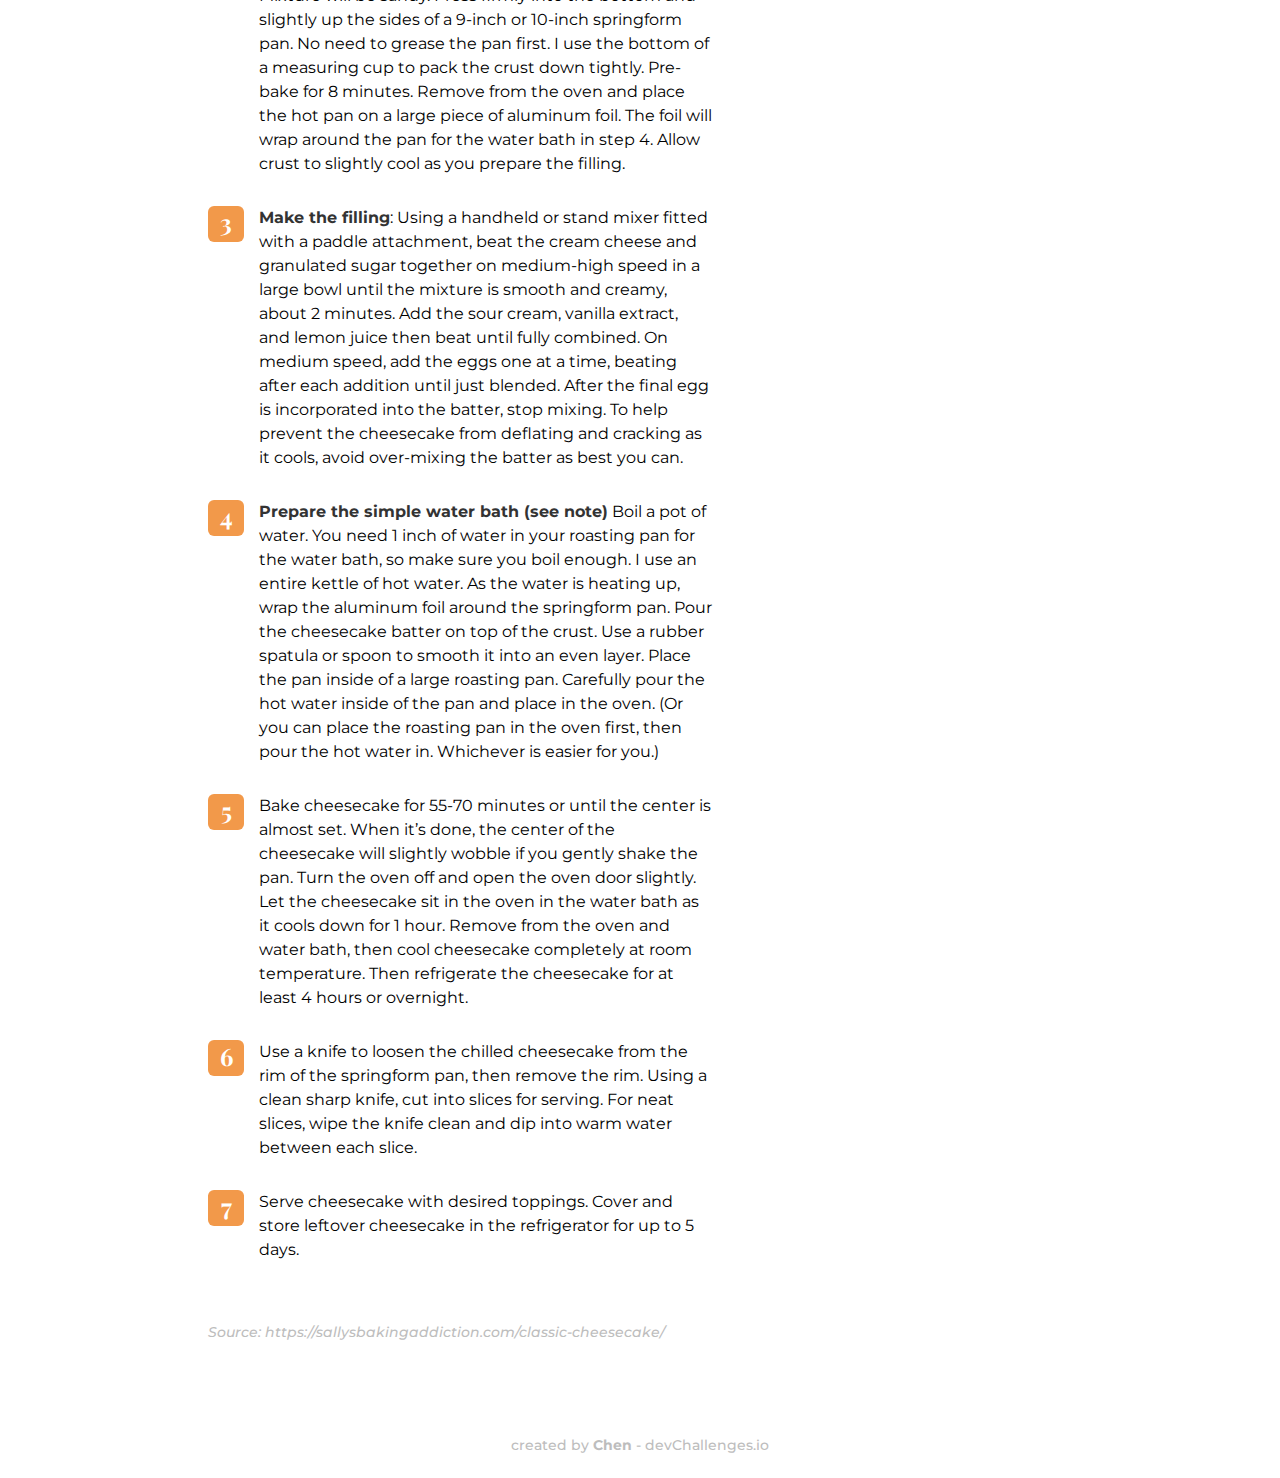
<file: recipe-page-master/recipe-page.html>
<!DOCTYPE html>
<html lang="en">
<head>
  <meta charset="utf-8" />
  <meta
    name="viewport"
    content="width=device-width, initial-scale=1,
  maximum-scale=5"
  />

  <link rel="preconnect" href="https://fonts.googleapis.com">
  <link rel="preconnect" href="https://fonts.gstatic.com" crossorigin>
  <link href="https://fonts.googleapis.com/css2?family=Montserrat:wght@400;500;700&family=Playfair+Display:wght@400;700&display=swap" rel="stylesheet">

  <link rel="stylesheet" href="https://fonts.googleapis.com/css2?family=Material+Symbols+Outlined:opsz,wght,FILL,GRAD@20..48,100..700,0..1,-50..200" />
    
  <link rel="icon" href="devchallenges.png" />

  <link
    rel="shortcut icon"
    type="image/x-icon"
    href="https://devchallenges.io/"
  />

  <title>Recipe Page</title>

  <link rel="stylesheet" href="style.css">

</head>
<body>
    <section class="intro">
        <h1>Classic Cheesecake Recipe</h1>
        <div class="detail">
          <svg width="13" height="8" viewBox="0 0 13 8" fill="none" xmlns="http://www.w3.org/2000/svg">
            <circle cx="1.5" cy="1.5" r="1.5" fill="#C4C4C4"/>
            <circle cx="1.5" cy="6.5" r="1.5" fill="#C4C4C4"/>
            <circle cx="6.5" cy="1.5" r="1.5" fill="#C4C4C4"/>
            <circle cx="6.5" cy="6.5" r="1.5" fill="#C4C4C4"/>
            <circle cx="11.5" cy="1.5" r="1.5" fill="#C4C4C4"/>
            <circle cx="11.5" cy="6.5" r="1.5" fill="#C4C4C4"/>
          </svg>
          <p class="italic">Look no further for a creamy and ultra smooth classic cheesecake recipe! Paired with a buttery graham cracker crust, no one can deny its simple decadence. For the best results, bake in a water bath.</p>
        </div>
        <img src="photo1.png" alt="chesscake">
    </section>

    <main>
    <section class="datas">
      <div class="data yields">
        <span class="material-symbols-outlined menu">
          restaurant_menu
        </span>
        <div>
          <h5>Yields</h5>
          <p>12 servings</p>
        </div>
      </div>

      <div class="data">
        <span class="material-symbols-outlined">
          schedule
        </span>
        <div>
          <h5>Prep TIme</h5>
          <p>45 minutes</p>
        </div>
      </div>

        <div class="data">
          <span class="material-symbols-outlined">
            schedule
          </span>
          <div>
            <h5>Cook Time</h5>
            <p>1 hour</p>
          </div>
        </div>

      <div class="data">
        <span class="material-symbols-outlined">
            schedule
        </span>
        <div>
          <h5>Total Time</h5>
          <p>7,75 hours</p>
        </div>  
      </div>
    </section>

    <section class="ingredients">
        <h2>Ingredients</h2>

        <fieldset class="ingredient">

          <legend class="italic">Graham Cracker Crust</legend>

          <div>
            <input type="checkbox" id="cbox1" class="checklist"/> 
            <label for="cbox1">1 and 1/2 cups (150g) <span class="strong">graham cracker crumbs</span> (about 10 full sheet graham crackers)</label>
          </div>

          <div>
            <input type="checkbox" id="cbox2" class="checklist"/> 
            <label for="cbox2">5 Tablespoons (70g) <span class="strong">unsalted butter</span>, melted</label>
          </div>

          <div>
            <input type="checkbox" id="cbox3" class="checklist" />
            <label for="cbox3">1/4 cup (50g) <span class="strong">granulated sugar</span></label>
          </div>

        </fieldset>

        <fieldset class="ingredient">

          <legend class="italic">Cheesecake</legend>

          <div>
            <input type="checkbox" id="cbox4" class="checklist"/> 
            <label for="cbox4">four 8-ounce blocks (904g) full-fat <span class="strong">cream cheese</span>, softened to room temperature</label>
          </div>

          <div>
            <input type="checkbox" id="cbox5" class="checklist" /> 
            <label for="cbox5">1 cup (200g) <span class="strong">granulated sugar</span></label>
          </div>

          <div>
            <input type="checkbox" id="cbox6" class="checklist" /> 
            <label for="cbox6">1 cup (240g) full-fat <span class="strong">sour cream</span>, at room temperature</label>
          </div>


          <div>
            <input type="checkbox" id="cbox7" class="checklist" /> 
            <label for="cbox7">1 teaspoon <span class="strong">pure vanilla extract</span></label>
          </div>
          
          <div>
            <input type="checkbox" id="cbox8" /> 
            <label for="cbox8">2 teaspoons <span class="strong">fresh lemon juice</span> (optional, but recommended)</label>
          </div>

          <div>
          <input type="checkbox" id="cbox9" /> 
          <label for="cbox9">3 large <span class="strong">eggs</span>, at room temperature</label>
          </div>
          
          <div>
          <input type="checkbox" id="cbox10" />
          <label for="cbox10">topping suggestions: <span class="italic">salted caramel, lemon curd, strawberry topping, chocolate ganache, red wine chocolate ganache, fresh fruit, whipped cream, or raspberry sauce</span>span> (recipe in notes)</label>
          </div>

        </fieldset>
    </section>

    <section class="instructions">
      <h2>Instructions</h2>
      <ol class="steps">
        <li class="step">
          Adjust the oven rack to the lower-middle position and preheat oven to 350°F (177°C).
        </li>
        <li class="step">
          <span class="strong">Make the crust</span>: Using a food processor, pulse the graham crackers into crumbs. Pour into a medium bowl and stir in sugar and melted butter until combined. (You can also pulse it all together in the food processor.) Mixture will be sandy. Press firmly into the bottom and slightly up the sides of a 9-inch or 10-inch springform pan. No need to grease the pan first. I use the bottom of a measuring cup to pack the crust down tightly. Pre-bake for 8 minutes. Remove from the oven and place the hot pan on a large piece of aluminum foil. The foil will wrap around the pan for the water bath in step 4. Allow crust to slightly cool as you prepare the filling.
        </li>
        <li class="step">
          <span class="strong">Make the filling</span>: Using a handheld or stand mixer fitted with a paddle attachment, beat the cream cheese and granulated sugar together on medium-high speed in a large bowl until the mixture is smooth and creamy, about 2 minutes. Add the sour cream, vanilla extract, and lemon juice then beat until fully combined. On medium speed, add the eggs one at a time, beating after each addition until just blended. After the final egg is incorporated into the batter, stop mixing. To help prevent the cheesecake from deflating and cracking as it cools, avoid over-mixing the batter as best you can.
        </li>
        <li class="step">
          <span class="strong">Prepare the simple water bath (see note)</span> Boil a pot of water. You need 1 inch of water in your roasting pan for the water bath, so make sure you boil enough. I use an entire kettle of hot water. As the water is heating up, wrap the aluminum foil around the springform pan. Pour the cheesecake batter on top of the crust. Use a rubber spatula or spoon to smooth it into an even layer. Place the pan inside of a large roasting pan. Carefully pour the hot water inside of the pan and place in the oven. (Or you can place the roasting pan in the oven first, then pour the hot water in. Whichever is easier for you.)
        </li>
        <li class="step">
          Bake cheesecake for 55-70 minutes or until the center is almost set. When it’s done, the center of the cheesecake will slightly wobble if you gently shake the pan. Turn the oven off and open the oven door slightly. Let the cheesecake sit in the oven in the water bath as it cools down for 1 hour. Remove from the oven and water bath, then cool cheesecake completely at room temperature. Then refrigerate the cheesecake for at least 4 hours or overnight. 
        </li>
        <li class="step">
          Use a knife to loosen the chilled cheesecake from the rim of the springform pan, then remove the rim. Using a clean sharp knife, cut into slices for serving. For neat slices, wipe the knife clean and dip into warm water between each slice. 
        </li>
        <li class="step">
          Serve cheesecake with desired toppings. Cover and store leftover cheesecake in the refrigerator for up to 5 days. 
        </li>
      </ol>
    </section>

    <section class="source italic">
      <p>Source: https://sallysbakingaddiction.com/classic-cheesecake/</p>
    </section>

    </main>

    <footer>
      created by <span class="creater">Chen</span> - devChallenges.io
    </footer>

</body>
</html>
</file>
<file: checkout-page-master/style.css>
* {
    /* reset styles */
    box-sizing: border-box;
    margin: 0;
    padding: 0;
}

body {
    margin: min(8.533vw, 64px) 3.2vw 24px 3.2vw;
    font-family: 'Montserrat', sans-serif;
    font-style: normal;
    font-weight: 600; 
}

.material-symbols-outlined {
  font-variation-settings:
  'FILL' 1,
  'wght' 700,
  'GRAD' 200,
  'opsz' 20
}

header {
    margin-bottom: min(51px, 5.6vw);
}

h1 {
    font-size: max(2.5vw, 24px);
    line-height: max(3.06vw, 29px);

    color: #4E5150;

    transform: rotate(-0.02deg);
}

.items, .item, .inputs, .itemInfo, .itemNum {
    display: flex;
}

.items {
    flex-wrap: wrap;
    gap: 30px;

    background: #F2F2F2;
    border-radius: 12px;

    padding-left: min(30px, 7.2vw);
    padding-right: min(30px, 7.2vw);
    padding-top: min(35px, 8vw);
}

.item {
    width: 100%;
    gap: 20px;
    justify-content: space-between;
}

.itemInfo, .inputs {
    flex-wrap: wrap;
    align-content: space-between;
    justify-content: space-between;
}

.item img {
    width: min(32.73vw, 135px);
    height: min(33.24vw, 136px);

    background: #C4C4C4;
    border-radius: 13px;
    transform: rotate(-0.02deg);
}

.itemInfo {
    width: min(40vw, 162px);
}

h5 {
    font-size: min(16px, 3.2vw);
    line-height: min(20px, 4vw);

    color: #4E5150;

    transform: rotate(-0.02deg);
    width: 100%;
}

.price {
    font-size: min(16px, 3.73vw);
    line-height: min(20px, 4.53vw);

    color: #F2994A;

    transform: rotate(-0.02deg);
    width: 40%;
}

.delete {
    text-decoration: line-through;

    font-size: min(12px, 2.67vw);
    line-height: min(15px, 3.2vw);
    text-decoration-line: line-through;

    color: #4E5150;
    transform: rotate(-0.02deg);
    width: 50%;
}

.itemNum {
    width: min(32.74vw, 135px);
    height: min(13.30vw, 52px);

    border: 1px solid #828282;
    border-radius: 12px;

    padding-left: 12px;
    padding-right: 12px;

    justify-content: space-between;
    align-items: center;
}

.numButton .icon {
    font-size: 14px;
    color: #828282;
    margin-top: calc(50% - 0.5em);
}

.numButton {
    width: 20px;
    height: 20px;

    background: #E0E0E0;
    border-radius: 4px;
    border: none;
    text-align: center;
}

.number {
    font-size: 16px;
    line-height: 20px;

    color: #333333;
}

hr {
    height: 1px;
    background-color: #BDBDBD;
    transform: rotate(-0.18deg);
    border: none;
}

.fee {
    margin-top: min(65px, 12.53vw);
    margin-bottom: 20px;
    width: 100%;
}

.fee p {
    margin-top: 10px;
    margin-bottom: 10px;

    font-size: 14px;
    line-height: 17px;

    color: #333333;
}

.right {
    float: right;
}

h2 {
    font-size: min(18px, 3.733vw);
    line-height: min(22px, 4.53vw);

    color: #333333;

    transform: rotate(-0.02deg);
    margin-bottom: min(15px, 2.99vw);
}

.inputs {
    gap: 16.52px;
}

.info {
    width: 100%;
}

.half {
    width: 47%;
}

.input-wrapper {
    position: relative;
}

.input-wrapper > span {
    color: #828282;
    font-size: min(20px, 4vw);

    position: absolute;

    left: min(15px, 2.805vw);
    top: calc(50% - 0.5em); /* Keep icon in center of input, regardless of the input height */
}

label {
    font-size: min(12px, 2.67vw);
    line-height: min(15px, 3.2vw);
    color: #4F4F4F;
    transform: rotate(-0.02deg);
}

select, input {
    margin-top: min(7px, 1.39vw);
    display: block;
    height: min(56px, 10.816vw);
    border: 1px solid #828282;
    border-radius: 12px;
    padding-left: min(52px, 10.4vw);
    font-size: min(16px, 3.2vw);
    line-height: min(20px, 4vw);
    color: #828282;   
}

input {
    width: 100%;
}

#recipient-name {
    color: #333333;
}

#recipient-country, #recipient-postal {
    width: 100%;
}

#contactInfo {
    margin-top: 39px;
    margin-bottom: min(58px, 12vw);
}

.checkSave {
    display: flex;
    align-items: center;
    margin-top: min(20px, 4.533vw);
}

input[type=checkbox] {
    width: min(21px, 4.27vw);
    height: min(21px, 4.27vw);

    border: 1px solid #828282;
    border-radius: 4px;

    display: inline;
    margin-top: 0;
}

select {
    /* reset */    
    -webkit-box-sizing: border-box;
    -moz-box-sizing: border-box;
    box-sizing: border-box;
    -webkit-appearance: none;
    -moz-appearance: none;

    background: transparent;
}

.square {
    height: min(20px, 4vw);
    width: min(20px, 4vw);
    background: #E0E0E0;
    border-radius: 4px;
    position: absolute;
    font-size: min(20px, 4vw);

    right: min(15px, 2.805vw);
    top: calc(50% - 0.5em);
    z-index: -1;
}

.square > span {
    color: #828282;
    font-size: min(20px, 4vw);
}

input[type=number]::-webkit-inner-spin-button {
    -webkit-appearance: none;
}

.checkSave label {
    margin-left: 7.78px;
}

input[type=submit] {
    margin-top: 20px;
    margin-left: auto;
    margin-right: 0;
    padding: 0;

    width: 166px;
    height: 54px;

    background: #F2994A;
    border-radius: 12px;
    border: none;

    font-size: 16px;
    line-height: 20px;
    color: #FFFFFF;
}

footer {
    /* figma  */
    text-align: center;
    font-style: normal;
    font-weight: 500;
    font-size: 14px;
    color: #BDBDBD;

    margin-top: 95px;
}
  
.creater {
    font-family: 'Montserrat', sans-serif;
    font-weight: 700;
}

@media only screen and (min-width: 600px) {
    body {
        margin-left: 16.67vw;
        margin-right: 16.67vw;
    }
}

@media only screen and (min-width: 1281px) {
    .items {
        float: right;
        width: 26.60vw;
    }

    #contactInfo, #shippingAddress {
        width: 32.29vw;
    }

    .inputs {
        gap: 0.9vw;
    }

    footer {
        margin-top: 159px;
    }

}
</file>
<file: interior-consultant-master-Javascript/style.css>
* {
    /* reset styles */
    box-sizing: border-box;
    margin: 0;
    padding: 0;
}

body {
    background: #181719;
    display: grid;
    grid-template-columns: repeat(12, 1fr);
    grid-template-rows: auto 1fr auto;
}

#nav-collapse {
    display: none;
}

header {
    grid-column: 1/ span 6;
    grid-row: 1;

    border: 1px solid #FFFFFF;

    width: 104px; /* add 2px border */
    height: 34px; /* add 2px border */

    margin-top: max(2.917vw, 19px);
    margin-left: max(5.347vw, 12px);
}

#nav-display {
    grid-column: 7 / span 6;
    margin: max(2.917vw, 19px) 5.347vw 0 5.347vw;
}

.infor {
    grid-column: 1 / span 5;
    grid-row: 2;

    margin: 21.32vw 7.847vw 23.75vw max(5.347vw, 12px);;
    
    max-width: 410px;
    height: auto;
}

.photo {
    grid-column: 6 / span 7;
    grid-row: 2;
    
    margin: 11.875vw auto 16.597vw 1.806vw;
}

.article {
    grid-column: 6 / span 7;
    grid-row: 2;
    z-index: 1;

    margin: 45vw 7.569vw auto 22.29vw;

    background: #181719;
    box-shadow: 0px 4px 4px rgba(0, 0, 0, 0.25);

    width: max(28.472vw, 256px);
}

footer {
    grid-column: 1 / span 12;
}

#logo {
    font-family: 'Crimson Pro', serif;
    font-style: normal;
    font-weight: 200;
    font-size: 14px;
    line-height: 16px;

    text-transform: uppercase;

    color: #FFFFFF;

    margin: 8px;
    text-align: center;
}

#nav-display > ul {
    display: flex;
    justify-content: space-between;
    flex-wrap: wrap;
    align-items: center;
    padding-inline-start: 0;
    margin-block: 0;
    height: 100%;
}

ul {
    list-style-type: none;
}

ul > li {
    font-family: 'Montserrat';
    font-style: normal;
    font-weight: 500;
    font-size: 18px;
    line-height: 22px;

    color: #FFFFFF;

}

ul > li :hover {
    border-bottom: 2px solid #FFFFFF;
    font-weight: 700;
}

li > a {
    color: inherit;
    text-decoration: none;

    padding-top: 8px;
    padding-bottom: 8px;
}

.infor > .title {
    font-family: 'Lora';
    font-style: normal;
    font-weight: 500;
    font-size: max(3.333vw, 36px);
    line-height: max(4.236vw, 46px);

    color: #FFFFFF;
}

.infor > .paragraph {
    font-family: 'Montserrat';
    font-style: normal;
    font-weight: 400;
    font-size: max(1.667vw, 14px);
    line-height: max(2.014vw, 17px);

    color: #FFFFFF;

    margin-top: 2.778vw;
    margin-bottom: 3.333vw;

}

.infor > .read-more {
    font-family: 'Montserrat';
    font-style: normal;
    font-weight: 700;
    font-size: max(1.25vw, 14px);
    line-height: max(1.528vw, 17px);

    color: #FFFFFF;

    display: flex;
    column-gap: 14px;
}

.photo img {
    width: 51.18vw;   
}

.article > .designer {
    margin-top: max(2.25vw, 13.17px);
    margin-left: max(2.153vw, 22.68px);
    
    display: flex;
}

.designer > .profile {
    margin: auto auto auto 19px;
    
}

.designer > img {
    width: max(3.472vw, 36.59px);
    height: max(3.472vw, 36.59px);
    border-radius: 50%;
}


.profile > .name {
    font-family: 'Montserrat';
    font-style: normal;
    font-weight: 500;
    font-size: max(0.972vw, 12px);
    line-height: max(1.18vw, 15px);

    color: #FFFFFF;
}

.profile > .position {
    font-family: 'Montserrat';
    font-style: normal;
    font-weight: 500;
    font-size: max(0.833vw, 10px);
    line-height: max(1.042vw, 12px);

    color: #828282;

    margin-top: 8px;
}

.article > .article-title {
    font-family: 'Lora';
    font-style: normal;
    font-weight: 700;
    font-size: max(1.667vw, 18px);
    line-height: max(2.153vw, 23px);

    color: #FFFFFF;

    margin-left: max(31px, 19px);
    margin-top: max(1.736vw, 18.24px);
    margin-bottom: max(2.361vw, 25px);
    margin-right: max(6.736vw, 71px);

    max-width: 287px;
}


footer {
    /* figma  */
    font-family: 'Montserrat', sans-serif;
    text-align: center;
    font-style: normal;
    font-weight: 500;
    font-size: 14px;
    color: #BDBDBD;
    
    margin-bottom: 24px;
    
}
  
.creater {
    font-family: 'Montserrat', sans-serif;
    font-weight: 700;
}


@media only screen and (max-width: 1025px) {

    header {
        grid-column: 1 / span 5;
    }

    #nav-display {
        grid-column: 6 / span 7;
    
    }
    .infor {
        grid-column: 1 / span 5;

        /* margin: 10.133vw 0 9.867vw 5.347vw; */
    }

    .photo {
        grid-column: 6 / span 7;

    }

    .article {
        grid-column: 6 / span 7;
    }

    #nav-display > ul > li {
        font-weight: 400;
    }
}


@media only screen and (max-width: 801px) {
    #nav-display {
        display: none;
    }

    #nav-collapse {
        display: block;
        grid-column: 1/ span 12;
        grid-row: 1/ span 4;
        
        z-index: 2;

        /* margin-top: max(2.917vw, 19px);
        margin-right: max(5.347vw, 12px); */
        
        position: relative;

        -webkit-user-select: none;
        user-select: none;
    }

    .infor {
        grid-column: 1 / span 12;

        margin: 10.133vw 0 9.867vw max(5.347vw, 12px);; 
    }

    .photo {
        grid-column: 1 / span 12;
        grid-row: 3;
        margin: 0 max(5.347vw, 12px) 9.867vw max(5.347vw, 12px); 
    }

    .article {
        grid-column: 1 / span 12;
        grid-row: 3;
        
        margin: 56.8vw 13.867vw 16.267vw 24vw;
        width: 60vw;
    }

    footer {
        grid-row: 4;
    }

    .photo img {
        width: 100%;
    }

    .material-symbols-outlined {
        font-variation-settings:
            'FILL' 0,
            'wght' 600,
            'GRAD' 0,
            'opsz' 48
    }

    #nav-collapse input {
        display: block;
        
        position: absolute;
        cursor: pointer;
        
        width: 30px;
        height: 30px;

        top: max(2.917vw, 19px);
        right: max(5.347vw, 12px);
        

        opacity: 0; /* hide this */
        z-index: 5; /* and place it over the hamburger */
  
        -webkit-touch-callout: none;
    }

    #nav-collapse span {
        position: absolute;
    
        color: #F2F2F2;
        font-size: 30px;

        top: max(2.917vw, 19px);
        right: max(5.347vw, 12px);
    }

    #nav-collapse .menu {
        z-index: 2;
    }

    #nav-collapse .close {
        opacity: 0;
        z-index: 4;
        position: fixed;
    }

    #nav-collapse input:checked ~ .close {
        opacity: 1;

        transition: transform 0.7s cubic-bezier(0.77,0.2,0.05,1.0);
    }


    #nav-collapse ul {
        width: 100vw;
        height: 100vh;

        padding-top: 32.09vh;
        padding-bottom: 41.88vh;
        
        position: fixed;
        z-index: 3;

        background: #181719; 

        display: flex;
        align-items: center;
        text-align: center;
        flex-wrap: wrap; 
        
        transform-origin: 0% 0%;
        transform: translate(0, -100%); 

        transition: transform 0.5s cubic-bezier(0.77,0.2,0.05,1.0);

    } 

    #nav-collapse ul li {
        width: 100vw;
    }

    
    #nav-collapse input:checked ~ ul
    {
        transform: none;
    } 
    
}

@media only screen and (max-width: 480px) {
    .article {
        margin: 56.8vw 6.1333vw 16.267vw 13.867vw;
        width: 80vw;
    }

    .article > .article-title {
        margin-left: max(2.153vw, 19px);
        margin-top: max(1.736vw, 18.24px);
        margin-bottom: max(2.361vw, 25px);
        margin-right: max(6.736vw, 71px);
    }

    .infor > .paragraph {
        width: 66.67vw;
    }
}
</file>
<file: interior-consultant-master-pure-CSS/style.css>
* {
    /* reset styles */
    box-sizing: border-box;
    margin: 0;
    padding: 0;
}

body {
    background: #181719;
    display: grid;
    grid-template-columns: repeat(12, 1fr);
    grid-template-rows: auto 1fr auto;
}

#nav-collapse {
    display: none;
}

header {
    grid-column: 1/ span 6;
    grid-row: 1;

    border: 1px solid #FFFFFF;

    width: 104px; /* add 2px border */
    height: 34px; /* add 2px border */

    margin-top: max(2.917vw, 19px);
    margin-left: max(5.347vw, 12px);
}

#nav-display {
    grid-column: 7 / span 6;
    margin: max(2.917vw, 19px) 5.347vw 0 5.347vw;
}

.infor {
    grid-column: 1 / span 5;
    grid-row: 2;

    margin: 21.32vw 7.847vw 23.75vw max(5.347vw, 12px);;
    
    max-width: 410px;
    height: auto;
}

.photo {
    grid-column: 6 / span 7;
    grid-row: 2;
    
    margin: 11.875vw auto 16.597vw 1.806vw;
}

.article {
    grid-column: 6 / span 7;
    grid-row: 2;
    z-index: 1;

    margin: 45vw 7.569vw auto 22.29vw;

    background: #181719;
    box-shadow: 0px 4px 4px rgba(0, 0, 0, 0.25);

    width: max(28.472vw, 256px);
}

footer {
    grid-column: 1 / span 12;
}

#logo {
    font-family: 'Crimson Pro', serif;
    font-style: normal;
    font-weight: 200;
    font-size: 14px;
    line-height: 16px;

    text-transform: uppercase;

    color: #FFFFFF;

    margin: 8px;
    text-align: center;
}

#nav-display > ul {
    display: flex;
    justify-content: space-between;
    flex-wrap: wrap;
    align-items: center;
    padding-inline-start: 0;
    margin-block: 0;
    height: 100%;
}

ul {
    list-style-type: none;
}

ul > li {
    font-family: 'Montserrat';
    font-style: normal;
    font-weight: 500;
    font-size: 18px;
    line-height: 22px;

    color: #FFFFFF;

}

ul > li :hover {
    border-bottom: 2px solid #FFFFFF;
    font-weight: 700;
}

li > a {
    color: inherit;
    text-decoration: none;

    padding-top: 8px;
    padding-bottom: 8px;
}

.infor > .title {
    font-family: 'Lora';
    font-style: normal;
    font-weight: 500;
    font-size: max(3.333vw, 36px);
    line-height: max(4.236vw, 46px);

    color: #FFFFFF;
}

.infor > .paragraph {
    font-family: 'Montserrat';
    font-style: normal;
    font-weight: 400;
    font-size: max(1.667vw, 14px);
    line-height: max(2.014vw, 17px);

    color: #FFFFFF;

    margin-top: 2.778vw;
    margin-bottom: 3.333vw;

}

.infor > .read-more {
    font-family: 'Montserrat';
    font-style: normal;
    font-weight: 700;
    font-size: max(1.25vw, 14px);
    line-height: max(1.528vw, 17px);

    color: #FFFFFF;

    display: flex;
    column-gap: 14px;
}

.photo img {
    width: 51.18vw;   
}

.article > .designer {
    margin-top: max(2.25vw, 13.17px);
    margin-left: max(2.153vw, 22.68px);
    
    display: flex;
}

.designer > .profile {
    margin: auto auto auto 19px;
    
}

.designer > img {
    width: max(3.472vw, 36.59px);
    height: max(3.472vw, 36.59px);
    border-radius: 50%;
}


.profile > .name {
    font-family: 'Montserrat';
    font-style: normal;
    font-weight: 500;
    font-size: max(0.972vw, 12px);
    line-height: max(1.18vw, 15px);

    color: #FFFFFF;
}

.profile > .position {
    font-family: 'Montserrat';
    font-style: normal;
    font-weight: 500;
    font-size: max(0.833vw, 10px);
    line-height: max(1.042vw, 12px);

    color: #828282;

    margin-top: 8px;
}

.article > .article-title {
    font-family: 'Lora';
    font-style: normal;
    font-weight: 700;
    font-size: max(1.667vw, 18px);
    line-height: max(2.153vw, 23px);

    color: #FFFFFF;

    margin-left: max(31px, 19px);
    margin-top: max(1.736vw, 18.24px);
    margin-bottom: max(2.361vw, 25px);
    margin-right: max(6.736vw, 71px);

    max-width: 287px;
}


footer {
    /* figma  */
    font-family: 'Montserrat', sans-serif;
    text-align: center;
    font-style: normal;
    font-weight: 500;
    font-size: 14px;
    color: #BDBDBD;
    
    margin-bottom: 24px;
    
}
  
.creater {
    font-family: 'Montserrat', sans-serif;
    font-weight: 700;
}


@media only screen and (max-width: 1025px) {

    header {
        grid-column: 1 / span 5;
    }

    #nav-display {
        grid-column: 6 / span 7;
    
    }
    .infor {
        grid-column: 1 / span 5;

        /* margin: 10.133vw 0 9.867vw 5.347vw; */
    }

    .photo {
        grid-column: 6 / span 7;

    }

    .article {
        grid-column: 6 / span 7;
    }

    #nav-display > ul > li {
        font-weight: 400;
    }
}


@media only screen and (max-width: 801px) {
    #nav-display {
        display: none;
    }

    #nav-collapse {
        display: block;
        grid-column: 1/ span 12;
        grid-row: 1/ span 4;
        
        z-index: 2;

        /* margin-top: max(2.917vw, 19px);
        margin-right: max(5.347vw, 12px); */
        
        position: relative;

        -webkit-user-select: none;
        user-select: none;
    }

    .infor {
        grid-column: 1 / span 12;

        margin: 10.133vw 0 9.867vw max(5.347vw, 12px);; 
    }

    .photo {
        grid-column: 1 / span 12;
        grid-row: 3;
        margin: 0 max(5.347vw, 12px) 9.867vw max(5.347vw, 12px); 
    }

    .article {
        grid-column: 1 / span 12;
        grid-row: 3;
        
        margin: 56.8vw 13.867vw 16.267vw 24vw;
        width: 60vw;
    }

    footer {
        grid-row: 4;
    }

    .photo img {
        width: 100%;
    }

    .material-symbols-outlined {
        font-variation-settings:
            'FILL' 0,
            'wght' 600,
            'GRAD' 0,
            'opsz' 48
    }

    #nav-collapse input {
        display: block;
        
        position: absolute;
        cursor: pointer;
        
        width: 30px;
        height: 30px;

        top: max(2.917vw, 19px);
        right: max(5.347vw, 12px);
        

        opacity: 0; /* hide this */
        z-index: 5; /* and place it over the hamburger */
  
        -webkit-touch-callout: none;
    }

    #nav-collapse span {
        position: absolute;
    
        color: #F2F2F2;
        font-size: 30px;

        top: max(2.917vw, 19px);
        right: max(5.347vw, 12px);
    }

    #nav-collapse .menu {
        z-index: 2;
    }

    #nav-collapse .close {
        opacity: 0;
        z-index: 4;
        position: fixed;
    }

    #nav-collapse input:checked ~ .close {
        opacity: 1;

        transition: transform 0.7s cubic-bezier(0.77,0.2,0.05,1.0);
    }


    #nav-collapse ul {
        width: 100vw;
        height: 100vh;

        padding-top: 32.09vh;
        padding-bottom: 41.88vh;
        
        position: fixed;
        z-index: 3;

        background: #181719; 

        display: flex;
        align-items: center;
        text-align: center;
        flex-wrap: wrap; 
        
        transform-origin: 0% 0%;
        transform: translate(0, -100%); 

        transition: transform 0.5s cubic-bezier(0.77,0.2,0.05,1.0);

    } 

    #nav-collapse ul li {
        width: 100vw;
    }

    
    #nav-collapse input:checked ~ ul
    {
        transform: none;
    } 
    
}

@media only screen and (max-width: 480px) {
    .article {
        margin: 56.8vw 6.1333vw 16.267vw 13.867vw;
        width: 80vw;
    }

    .article > .article-title {
        margin-left: max(2.153vw, 19px);
        margin-top: max(1.736vw, 18.24px);
        margin-bottom: max(2.361vw, 25px);
        margin-right: max(6.736vw, 71px);
    }

    .infor > .paragraph {
        width: 66.67vw;
    }
}
</file>
<file: interior-consultant-master/style.css>
* {
    /* reset styles */
    box-sizing: border-box;
    margin: 0;
    padding: 0;
}

body {
    background: #181719;
    display: grid;
    grid-template-columns: repeat(12, 1fr);
    grid-template-rows: auto 1fr auto;
}

#nav-collapse {
    display: none;
}

header {
    grid-column: 1/ span 6;
    grid-row: 1;

    border: 1px solid #FFFFFF;

    width: 104px; /* add 2px border */
    height: 34px; /* add 2px border */

    margin-top: max(2.917vw, 19px);
    margin-left: max(5.347vw, 12px);
}

#nav-display {
    grid-column: 7 / span 6;
    margin: max(2.917vw, 19px) 5.347vw 0 5.347vw;
}

.infor {
    grid-column: 1 / span 5;
    grid-row: 2;

    margin: 21.32vw 7.847vw 23.75vw max(5.347vw, 12px);;
    
    max-width: 410px;
    height: auto;
}

.photo {
    grid-column: 6 / span 7;
    grid-row: 2;
    
    margin: 11.875vw auto 16.597vw 1.806vw;
}

.article {
    grid-column: 6 / span 7;
    grid-row: 2;
    z-index: 1;

    margin: 45vw 7.569vw auto 22.29vw;

    background: #181719;
    box-shadow: 0px 4px 4px rgba(0, 0, 0, 0.25);

    width: max(28.472vw, 256px);
}

footer {
    grid-column: 1 / span 12;
}

#logo {
    font-family: 'Crimson Pro', serif;
    font-style: normal;
    font-weight: 200;
    font-size: 14px;
    line-height: 16px;

    text-transform: uppercase;

    color: #FFFFFF;

    margin: 8px;
    text-align: center;
}

#nav-display > ul {
    display: flex;
    justify-content: space-between;
    flex-wrap: wrap;
    align-items: center;
    padding-inline-start: 0;
    margin-block: 0;
    height: 100%;
}

ul {
    list-style-type: none;
}

ul > li {
    font-family: 'Montserrat';
    font-style: normal;
    font-weight: 500;
    font-size: 18px;
    line-height: 22px;

    color: #FFFFFF;

}

ul > li :hover {
    border-bottom: 2px solid #FFFFFF;
    font-weight: 700;
}

li > a {
    color: inherit;
    text-decoration: none;

    padding-top: 8px;
    padding-bottom: 8px;
}

.infor > .title {
    font-family: 'Lora';
    font-style: normal;
    font-weight: 500;
    font-size: max(3.333vw, 36px);
    line-height: max(4.236vw, 46px);

    color: #FFFFFF;
}

.infor > .paragraph {
    font-family: 'Montserrat';
    font-style: normal;
    font-weight: 400;
    font-size: max(1.667vw, 14px);
    line-height: max(2.014vw, 17px);

    color: #FFFFFF;

    margin-top: 2.778vw;
    margin-bottom: 3.333vw;

}

.infor > .read-more {
    font-family: 'Montserrat';
    font-style: normal;
    font-weight: 700;
    font-size: max(1.25vw, 14px);
    line-height: max(1.528vw, 17px);

    color: #FFFFFF;

    display: flex;
    column-gap: 14px;
}

.photo img {
    width: 51.18vw;   
}

.article > .designer {
    margin-top: max(2.25vw, 13.17px);
    margin-left: max(2.153vw, 22.68px);
    
    display: flex;
}

.designer > .profile {
    margin: auto auto auto 19px;
    
}

.designer > img {
    width: max(3.472vw, 36.59px);
    height: max(3.472vw, 36.59px);
    border-radius: 50%;
}


.profile > .name {
    font-family: 'Montserrat';
    font-style: normal;
    font-weight: 500;
    font-size: max(0.972vw, 12px);
    line-height: max(1.18vw, 15px);

    color: #FFFFFF;
}

.profile > .position {
    font-family: 'Montserrat';
    font-style: normal;
    font-weight: 500;
    font-size: max(0.833vw, 10px);
    line-height: max(1.042vw, 12px);

    color: #828282;

    margin-top: 8px;
}

.article > .article-title {
    font-family: 'Lora';
    font-style: normal;
    font-weight: 700;
    font-size: max(1.667vw, 18px);
    line-height: max(2.153vw, 23px);

    color: #FFFFFF;

    margin-left: max(31px, 19px);
    margin-top: max(1.736vw, 18.24px);
    margin-bottom: max(2.361vw, 25px);
    margin-right: max(6.736vw, 71px);

    max-width: 287px;
}


footer {
    /* figma  */
    font-family: 'Montserrat', sans-serif;
    text-align: center;
    font-style: normal;
    font-weight: 500;
    font-size: 14px;
    color: #BDBDBD;
    
    margin-bottom: 24px;
    
}
  
.creater {
    font-family: 'Montserrat', sans-serif;
    font-weight: 700;
}


@media only screen and (max-width: 1025px) {

    header {
        grid-column: 1 / span 5;
    }

    #nav-display {
        grid-column: 6 / span 7;
    
    }
    .infor {
        grid-column: 1 / span 5;

        /* margin: 10.133vw 0 9.867vw 5.347vw; */
    }

    .photo {
        grid-column: 6 / span 7;

    }

    .article {
        grid-column: 6 / span 7;
    }

    #nav-display > ul > li {
        font-weight: 400;
    }
}


@media only screen and (max-width: 801px) {
    #nav-display {
        display: none;
    }

    #nav-collapse {
        display: block;
        grid-column: 1/ span 12;
        grid-row: 1/ span 4;
        
        z-index: 2;

        /* margin-top: max(2.917vw, 19px);
        margin-right: max(5.347vw, 12px); */
        
        position: relative;

        -webkit-user-select: none;
        user-select: none;
    }

    .infor {
        grid-column: 1 / span 12;

        margin: 10.133vw 0 9.867vw max(5.347vw, 12px);; 
    }

    .photo {
        grid-column: 1 / span 12;
        grid-row: 3;
        margin: 0 max(5.347vw, 12px) 9.867vw max(5.347vw, 12px); 
    }

    .article {
        grid-column: 1 / span 12;
        grid-row: 3;
        
        margin: 56.8vw 13.867vw 16.267vw 24vw;
        width: 60vw;
    }

    footer {
        grid-row: 4;
    }

    .photo img {
        width: 100%;
    }

    .material-symbols-outlined {
        font-variation-settings:
            'FILL' 0,
            'wght' 600,
            'GRAD' 0,
            'opsz' 48
    }

    #nav-collapse input {
        display: block;
        
        position: absolute;
        cursor: pointer;
        
        width: 30px;
        height: 30px;

        top: max(2.917vw, 19px);
        right: max(5.347vw, 12px);
        

        opacity: 0; /* hide this */
        z-index: 5; /* and place it over the hamburger */
  
        -webkit-touch-callout: none;
    }

    #nav-collapse span {
        position: absolute;
    
        color: #F2F2F2;
        font-size: 30px;

        top: max(2.917vw, 19px);
        right: max(5.347vw, 12px);
    }

    #nav-collapse .menu {
        z-index: 2;
    }

    #nav-collapse .close {
        opacity: 0;
        z-index: 4;
        position: fixed;
    }

    #nav-collapse input:checked ~ .close {
        opacity: 1;

        transition: transform 0.7s cubic-bezier(0.77,0.2,0.05,1.0);
    }


    #nav-collapse ul {
        width: 100vw;
        height: 100vh;

        padding-top: 32.09vh;
        padding-bottom: 41.88vh;
        
        position: fixed;
        z-index: 3;

        background: #181719; 

        display: flex;
        align-items: center;
        text-align: center;
        flex-wrap: wrap; 
        
        transform-origin: 0% 0%;
        transform: translate(0, -100%); 

        transition: transform 0.5s cubic-bezier(0.77,0.2,0.05,1.0);

    } 

    #nav-collapse ul li {
        width: 100vw;
    }

    
    #nav-collapse input:checked ~ ul
    {
        transform: none;
    } 
    
}

@media only screen and (max-width: 480px) {
    .article {
        margin: 56.8vw 6.1333vw 16.267vw 13.867vw;
        width: 80vw;
    }

    .article > .article-title {
        margin-left: max(2.153vw, 19px);
        margin-top: max(1.736vw, 18.24px);
        margin-bottom: max(2.361vw, 25px);
        margin-right: max(6.736vw, 71px);
    }

    .infor > .paragraph {
        width: 66.67vw;
    }
}
</file>
<file: my-gallery-master/style.css>
* {
    /* reset styles */
    box-sizing: border-box;
    margin: 0;
    padding: 0;
}

body {
    font-family: 'Montserrat', sans-serif;
    font-style: normal;
    font-weight: 600;

    margin: min(8vw, 60px) 3.2vw 24px 3.2vw;
}

#infor {
    display: flex;
    justify-content: center;
    align-items: center;
    align-content: center;
    flex-wrap: wrap;
    gap: min(3.2vw , 24px);
}

#portfolio {
    width: 100%;
}

#portfolio img {
    width: 27.136vw;
    max-width: 156px;

    display: block;
    margin-left: auto;
    margin-right: auto;
    
    border-radius: 16px;
}

#portfolio h5 {
    font-size: min(3.733vw, 24px);
    line-height: min(4.533vw, 29px);
    text-align: center;

    color: #4E5150;

    margin-top: min(2.997vw, 16px);
    margin-bottom: min(1.067vw, 8px);
}

#portfolio p {
    font-size: min(2.667vw , 14px);
    line-height: min(3.2vw, 17px);
    text-align: center;

    color: #A9A9A9;
}

.data {
    width: min(20.8vw, 100px);
    height: min(13.87vw, 67px);

    background: #E5E5E5;
    border-radius: 12px;

    text-align: center;
    display: flex;
    align-items: center;
    align-content: center;
    flex-wrap: wrap;
    row-gap: min(0.8vw , 4px);
}

.data p {
    width: 100%
}

.num {
    font-size: min(3.2vw, 18px);
    line-height: min(4vw, 22px);

    color: #4E5150;
}

.category {
    font-size: min(3.2vw, 14px);
    line-height: min(4vw, 17px);

    color: #BDBDBD;
}

#gallery {
    margin-top: min(10.4vw, 64px);

    display: grid;
    grid-template-columns: repeat(3, 1fr);
    gap: 12px;
}

#gallery img {
    width: 100%;
    object-fit: cover;

    border-radius: 12px;
}

#photo1 {
    grid-column: 1 / span 1;
}

#photo2 {
    grid-column: 2 / span 2;
}

#photo3 {
    grid-column: 1 / span 2;
}

#photo4 {
    grid-column: 3 / span 1;
    grid-row: 2/ span 2;
}

#photo6 {
    grid-column: 1 / span 1;
}

#photo5 {
    grid-column: 2 / span 1;
}

footer {
    /* figma  */
    text-align: center;
    font-weight: 500;
    font-size: 14px;
    color: #BDBDBD;
    
    margin-top: min(11.73vw, 143px); 
}
  
.creater {
    font-family: 'Montserrat', sans-serif;
    font-weight: 700;
}

@media only screen and (min-width: 600px) {
    body {
        margin-left: 16.8vw;
        margin-right: 16.8vw;
    }
}
</file>
<file: my-team-page-master/style.css>
* {
    /* reset styles */
    box-sizing: border-box;
    margin: 0;
}
  
body {
    /* dynamic */
    margin: min(110px,18.93vw) 19.1vw 0 16.67vw;
}

header {
    /* dynamic */
    display: flex;
    flex-wrap: wrap;
    justify-content: space-between;
    column-gap: 210px;
    row-gap: 38px;

    max-width: 930px;

    margin-bottom: min(96px, 10.133vw);
}

header h1 {
    font-family: 'PT Serif', serif;
    font-style: normal;
    font-weight: 700;
    font-size: 36px;
    line-height: 47px;

    letter-spacing: -0.045em;

    color: #000000;
}

header h2 {
    font-family: 'Poppins', sans-serif;
    font-style: normal;
    font-weight: 600;  
    font-size: 18px;
    line-height: 27px;

    text-transform: uppercase;

    color: #000000;
}

header p {
    font-family: 'Poppins', sans-serif;
    font-style: normal;
    font-weight: 400;
    font-size: min(18px, 3.733vw);
    line-height: min(27px, 5.6vw);

    color: #000000;

    max-width: 439px;
    height: 87px;

    margin-top: 10px;
}

main {
    display: flex;
    flex-wrap: wrap;
    justify-content: space-between;

    max-width: 925px;
}

main img {
    width: min(238px, 37.1vw);
    height: auto;
}

.member {
    width: min(264px, 42.2415vw);
}

.two, .five {
    margin-top: 99px;
}

.position {
    font-family: 'PT Serif', serif;
    font-style: normal;
    font-weight: 400;
    font-size: min(12px, 2.667vw);
    line-height: min(16px, 3.467vw);

    text-transform: uppercase;

    color: #000000;

    width: min(238px, 37.1vw);

    transform: translate(min(137px, 21.958vw), min(127px, 20.2835vw)) rotate(90deg);
}

.name {
    font-family: 'Poppins', sans-serif;
    font-style: normal;
    font-weight: 600;
    font-size: min(18px, 3.733vw);
    line-height: 27px;

    color: #000000;

    width: min(238px, 37.1vw);

    margin-top: 15px;
}

footer {
    /* figma  */
    font-family: 'Montserrat', sans-serif;
    text-align: center;
    font-style: normal;
    font-weight: 500;
    font-size: 14px;
    color: #BDBDBD;
    
    margin-bottom: 24px;
    margin-top: 115px;
}
  
.creater {
    font-family: 'Montserrat', sans-serif;
    font-weight: 700;
}


@media only screen and (max-width: 823px) {
    body {
      margin-left: 3.2vw;
      margin-right: 3.2vw;
    }

    main {
        justify-content: start;
        column-gap: 7.2vw;
    }
} 

@media only screen and (max-width: 1233px) {
    .two, .four, .six {
        margin-top: min(99px, 12.8vw);
    }

    .five {
        margin-top: 0;
    }
}
</file>
<file: recipe-page-master/style.css>
* {
    /* reset styles */
    box-sizing: border-box;
    margin: 0;
    padding: 0;
}

body {
    margin: max(3.611vw, 32px) 16.25vw 24px 16.25vw;
}

.intro {
    margin-bottom: max(3.33vw, 30px);
}

h1 {
    font-family: 'Playfair Display', serif;
    font-style: normal;
    font-weight: 700;
    font-size: max(3.33vw, 24px);
    line-height: max(4.44vw, 32px);

    color: #000000;
}

.detail {
    display: flex;
    gap: 12px;
    margin-top: 12px;
    margin-bottom: max(2.986vw, 24px);
}

.detail svg {
    margin-top: 3px;
}

.detail p {
    max-width: 592px;

    font-family: 'Montserrat', sans-serif;
    
    font-weight: 500;
    font-size: max(0.972vw, 12px);
    line-height: max(1.181vw, 15px);

    color: #4F4F4F;
}

img {
    width: 100%;
}

main {
    display: grid;
    grid-template-columns: repeat(12, 1fr);
    row-gap: 30px;
}

.datas {
    grid-column: 10 / span 3;
    grid-row: 1;

    background: #FFFFFF;
    box-shadow: 0px 0px 20px rgba(0, 0, 0, 0.1);
    border-radius: 12px;

    height: 26.11vw;
}

.ingredients {
    grid-column: 1/ span 7;
    grid-row: 1;
}

.instructions {
    grid-column: 1/ span 7;
    grid-row: 2;
}

.source {
    grid-column: 1/ span 7;
    grid-row: 3;
}

.data {
    margin: 17.77% auto;
    display: flex;  
    align-items: center; 
}

.data div {
    margin-left: max(0.9722vw, 5.42px);
}

.material-symbols-outlined {
  font-variation-settings:
  'FILL' 0,
  'wght' 400,
  'GRAD' 0,
  'opsz' 48
}

.yields {
    margin-top: 23.55%;
}

.menu {
    color: #F2994A;
}

.data span {
    font-size: max(1.736vw, 14px);
    margin-left: 1.72em;
}

.data h5 {
    font-family: 'Montserrat';
    font-style: normal;
    font-weight: 700;
    font-size: max(0.694vw, 8px);
    line-height: max(0.833vw, 10px);
    text-transform: uppercase;

    color: #BDBDBD;

    margin-bottom: 0.2778vw;
}

.data p {
    font-family: 'Montserrat';
    font-style: normal;
    font-weight: 500;
    font-size: max(0.972vw, 10px);
    line-height: max(1.181vw, 12px);

    color: #333333;
}

h2 {
    margin-bottom: 28px;

    font-family: 'Playfair Display', serif;
    font-style: normal;
    font-weight: 700;
    font-size: 24px;
    line-height: 32px;
   
    color: #333333;
}

.ingredients h2 {
    margin-bottom: 0;
    font-size: max(1.667vw, 18px);
    line-height: max(2.222vw, 24px);
}

fieldset {
    border: none;
    margin-top: max(2.222vw, 13px);
}

legend {
    margin-bottom: max(2.222vw, 24px);
    
    font-family: 'Playfair Display';
    font-weight: 400;
    font-size: max(1.25vw, 16px);
    line-height: max(1.667vw, 21px);

    color: #333333;
}

.ingredient {
    display: flex;
    flex-wrap: wrap;
    gap: 12px;
}

.ingredient div {
    width: 100%;
    display: flex;
    align-items: start; 
}

input {
   width: 21px;
   height: 21px;
}

label {
    font-family: 'Montserrat';
    font-style: normal;
    font-weight: 400;
    font-size: max(1.11vw, 14px);
    line-height: 25px;

    color: #333333;

    margin-left: max(1.181vw, 8px);
    width: calc(67.5vw / 12 * 7 - 38px)
}

ol {
    counter-reset: my-awesome-counter;
    list-style: none;
    padding-left: 51px;
}

ol li {
    margin: 0 0 30px 0;
    counter-increment: my-awesome-counter;
    position: relative;

    font-family: 'Montserrat';
    font-style: normal;
    font-weight: 400;
    font-size: 16px;
    line-height: 24px;

    color: #000000;
}

ol li::before {
    content: counter(my-awesome-counter);
    color: #FFFFFF;
    font-family: 'Playfair Display';
    font-style: normal;
    font-weight: 700;
    font-size: 24px;
    line-height: 32px;

    position: absolute;

    --size: 36px;
    left: calc(-1 * var(--size) - 15px);
    width: 36px;
    height: 36px;

    background: #F2994A;
    border-radius: 6px;
    text-align: center;
}

.source {
    font-family: 'Montserrat';
    font-weight: 400;
    font-size: max(1.11vw, 12px);
    line-height: 150%;

    color: #BDBDBD;
}

.italic {
    font-weight: 500;
    font-style: italic;
}

.strong {
    font-weight: 700;
    color: #333333;
}

footer {
    /* figma  */
    font-family: 'Montserrat', sans-serif;
    text-align: center;
    font-style: normal;
    font-weight: 500;
    font-size: 14px;
    color: #BDBDBD;
    
    margin-top: 93px;
}
  
.creater {
    font-family: 'Montserrat', sans-serif;
    font-weight: 700;
}

@media only screen and (max-width: 1025px) {

    .datas {
        grid-column: 1 / span 12;
        grid-row: 1;

        background: none;
        box-shadow: none;
        border-radius: 0;

        height: auto;

        display: flex;
        flex-wrap: wrap;
        row-gap: 20px;
    }

    .ingredients {
        grid-column: 1/ span 12;
        grid-row: 2;
    }

    .instructions {
        grid-column: 1/ span 12;
        grid-row: 3;
    }

    .source {
        grid-column: 1/ span 12;
        grid-row: 4;
    }

    .data {
        margin: 0;
        width: 33%;
    }

    .data span {
        margin-left: 0;
    }

    .yields {
        margin-top: 0;
        width: 100%;
    }

    label {
        width: calc(100% - 38px)
    }

}

@media only screen and (max-width: 480px) {
    body {
        margin-left: 2.933vw;
        margin-right: 2.933vw;
    }

    .data h5 {
        margin-bottom: 0;
    }
}
</file>
